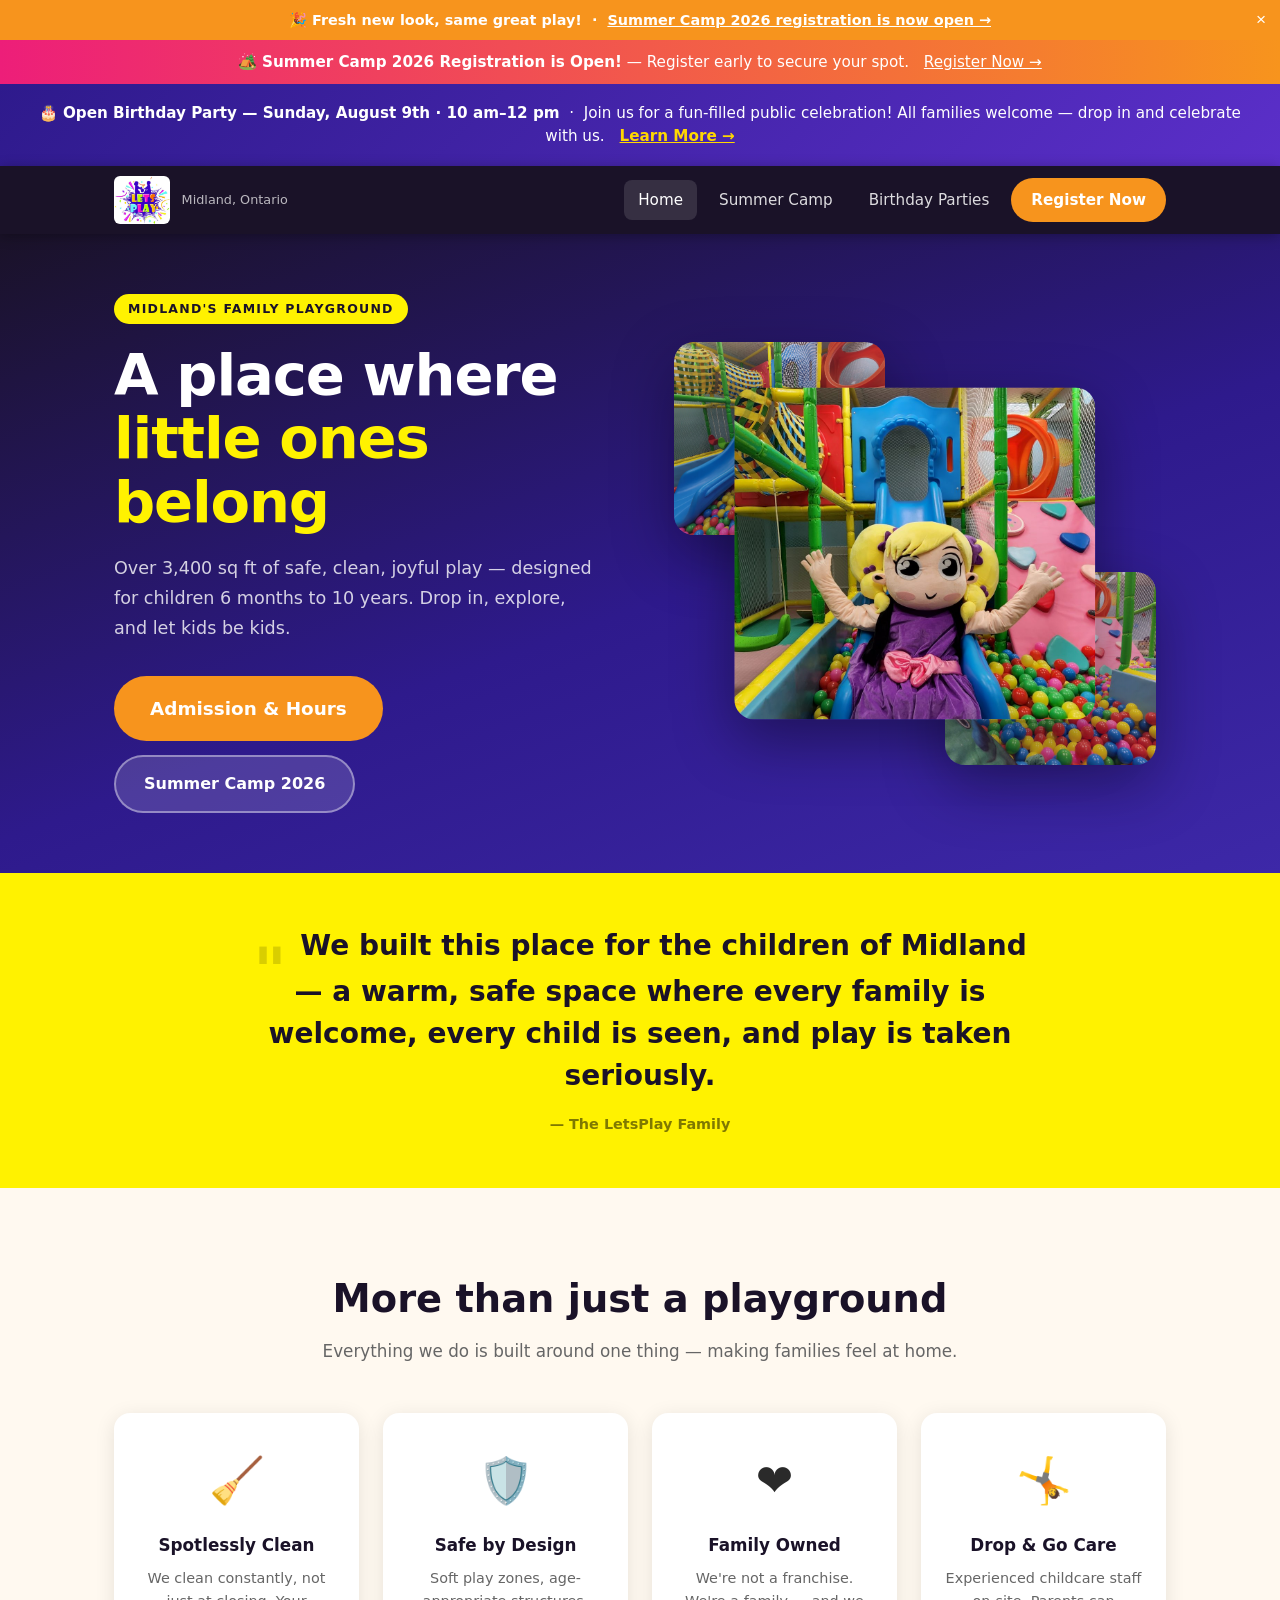
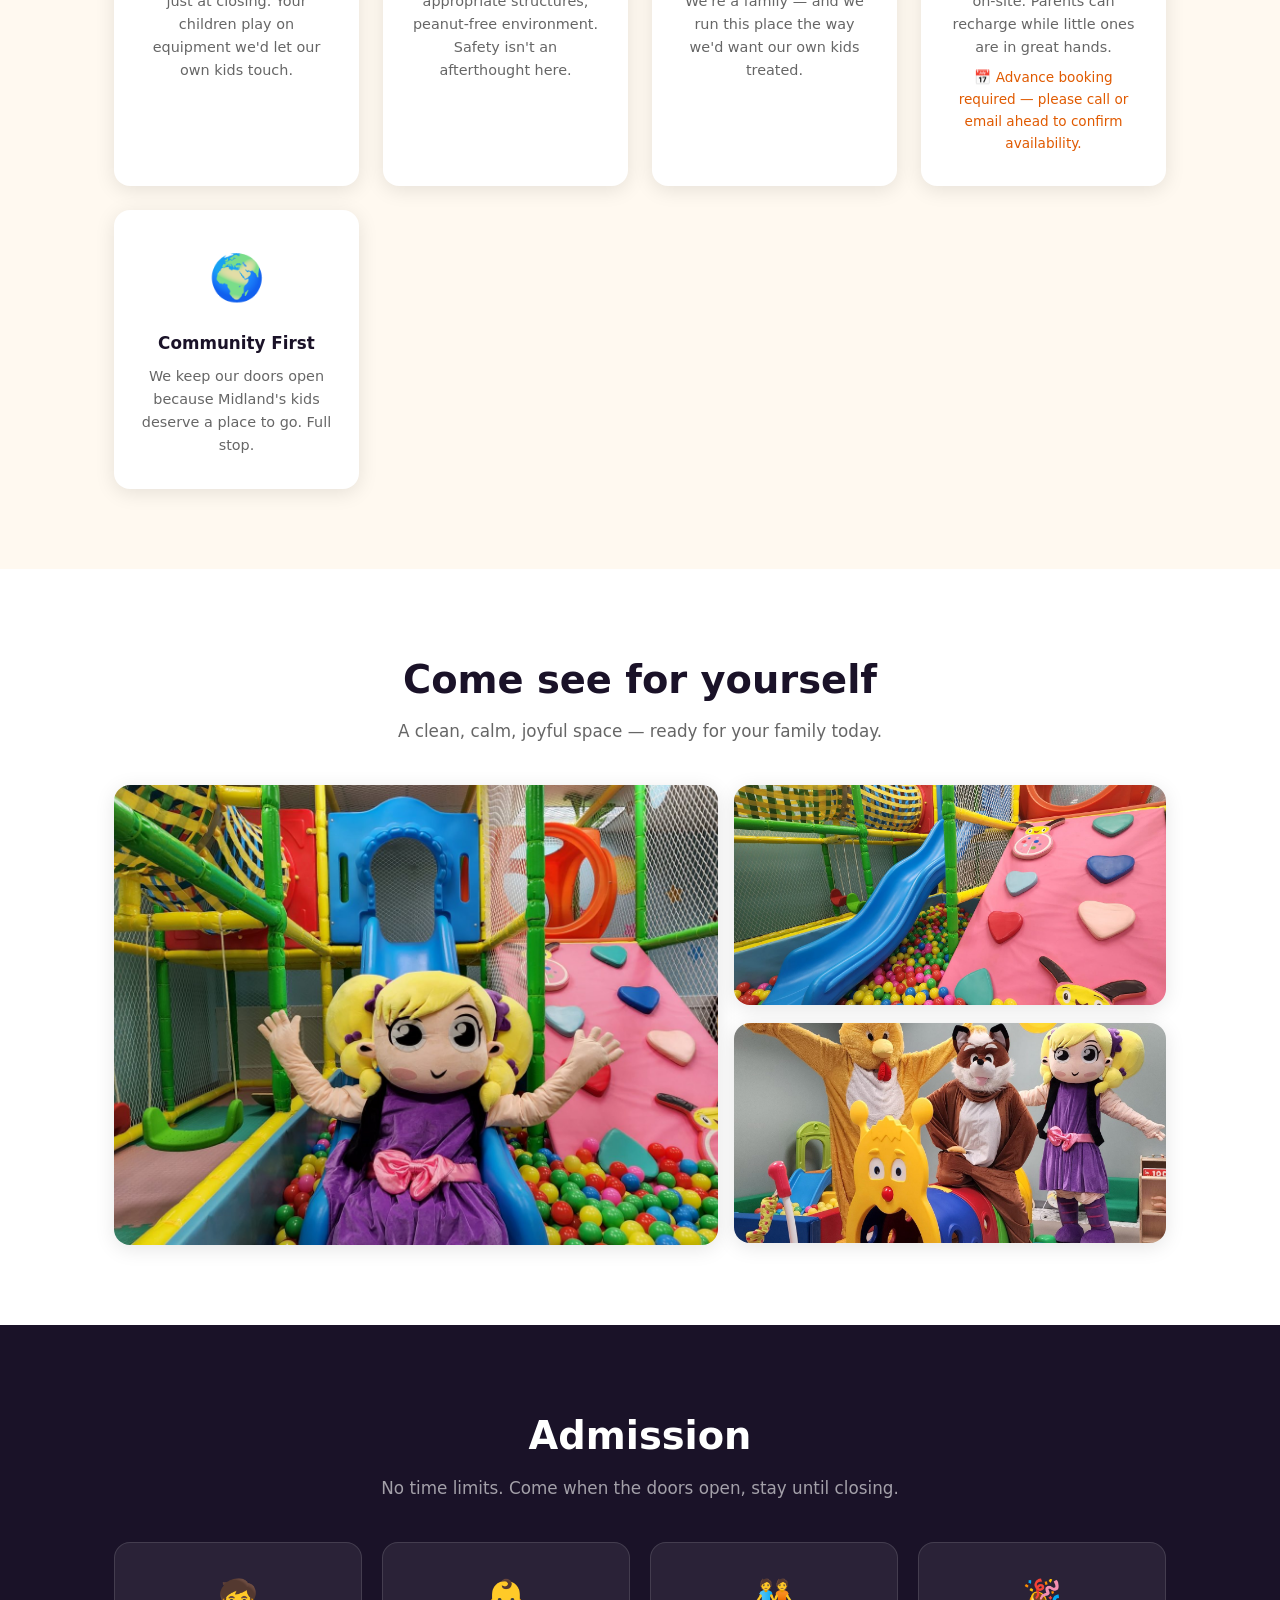
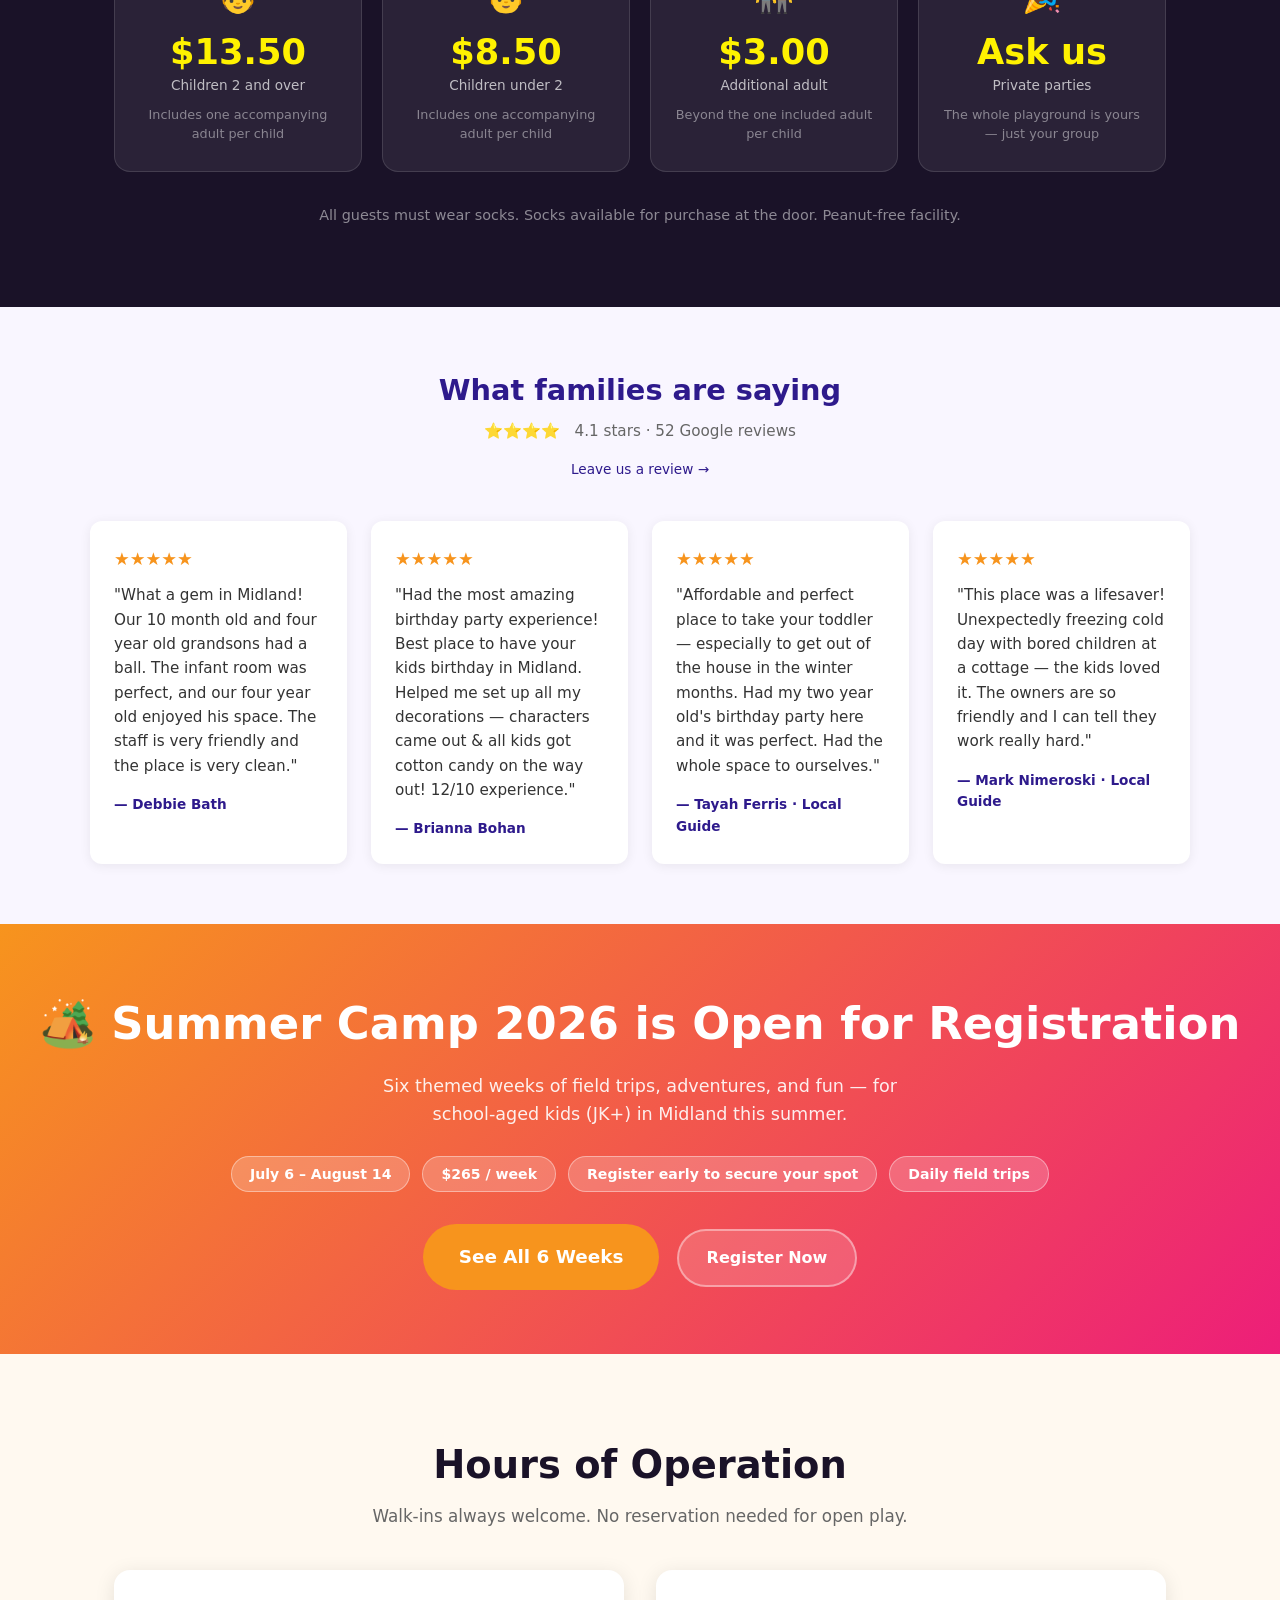
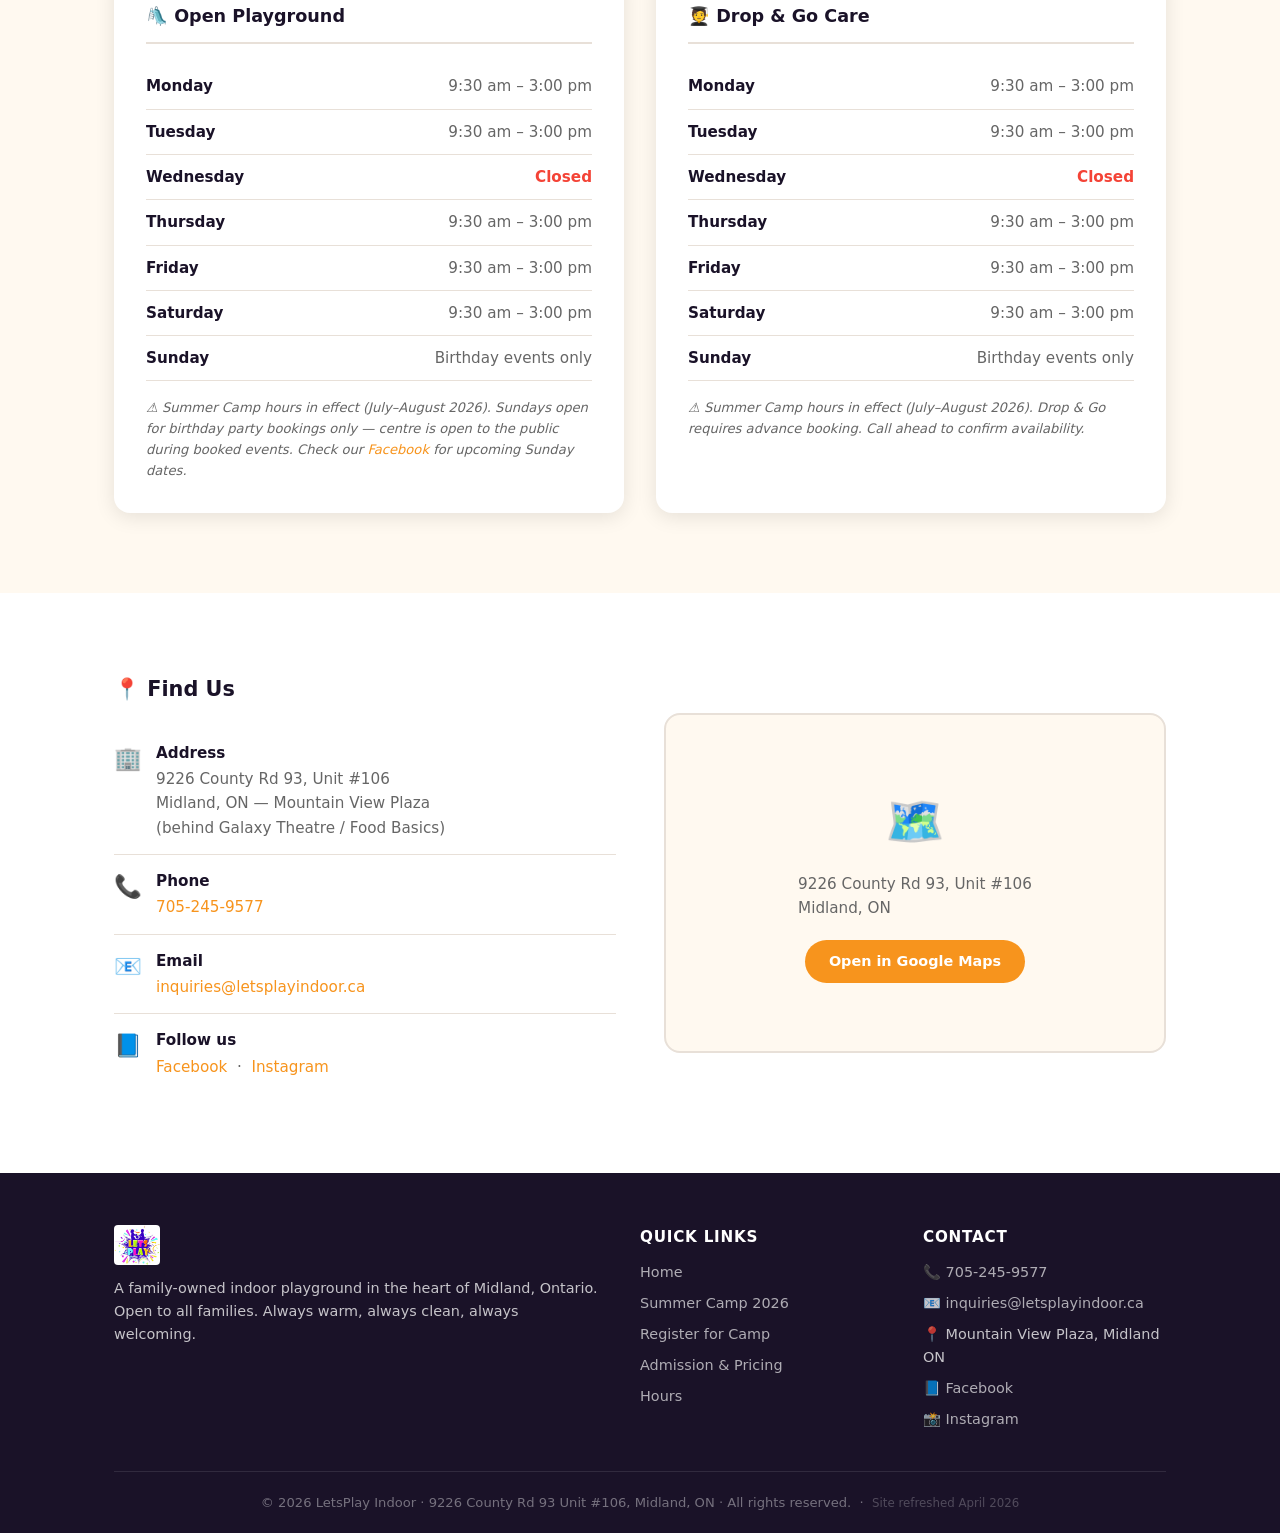
<file: index.html>
<!DOCTYPE html>
<html lang="en">
<head>
  <meta charset="UTF-8" />
  <meta name="viewport" content="width=device-width, initial-scale=1.0" />
  <title>LetsPlay Indoor Playground — Midland, Ontario</title>
  <link rel="stylesheet" href="style.css" />
  <style>

    /* ── HOMEPAGE OVERRIDES ── */

    /* HERO */
    .home-hero {
      background: linear-gradient(160deg, #1A1228 0%, #2E1A8C 55%, #3D28A8 100%);
      padding: 0;
      overflow: hidden;
      position: relative;
    }
    .home-hero-inner {
      display: grid;
      grid-template-columns: 1fr 1fr;
      min-height: 560px;
      max-width: 1100px;
      margin: 0 auto;
      padding: 0 24px;
      align-items: center;
      gap: 48px;
    }
    .home-hero-text { padding: 60px 0; }
    .home-hero-eyebrow {
      display: inline-block;
      background: var(--yellow);
      color: var(--dark);
      font-size: 0.78rem;
      font-weight: 800;
      text-transform: uppercase;
      letter-spacing: 0.1em;
      padding: 5px 14px;
      border-radius: 50px;
      margin-bottom: 20px;
    }
    .home-hero-text h1 {
      font-size: clamp(2.2rem, 4.5vw, 3.8rem);
      font-weight: 900;
      color: #fff;
      line-height: 1.1;
      margin-bottom: 20px;
      letter-spacing: -0.02em;
    }
    .home-hero-text h1 span { color: var(--yellow); }
    .home-hero-text p {
      font-size: 1.1rem;
      color: rgba(255,255,255,0.8);
      line-height: 1.7;
      margin-bottom: 32px;
      max-width: 480px;
    }
    .home-hero-ctas { display: flex; gap: 14px; flex-wrap: wrap; }
    .home-hero-img {
      position: relative;
      height: 460px;
      display: flex;
      align-items: center;
      justify-content: center;
    }
    .hero-photo-stack {
      position: relative;
      width: 100%;
      height: 100%;
    }
    .hero-photo-stack img {
      position: absolute;
      border-radius: 20px;
      object-fit: cover;
      box-shadow: 0 20px 60px rgba(0,0,0,0.4);
    }
    .hero-photo-stack .photo-main {
      width: 72%;
      height: 72%;
      top: 50%;
      left: 50%;
      transform: translate(-50%, -50%);
      z-index: 3;
    }
    .hero-photo-stack .photo-tl {
      width: 42%;
      height: 42%;
      top: 4%;
      left: 2%;
      z-index: 2;
      opacity: 0.85;
    }
    .hero-photo-stack .photo-br {
      width: 42%;
      height: 42%;
      bottom: 4%;
      right: 2%;
      z-index: 2;
      opacity: 0.85;
    }

    /* HEART STATEMENT */
    .heart-section {
      background: var(--yellow);
      padding: 52px 24px;
      text-align: center;
    }
    .heart-section blockquote {
      max-width: 780px;
      margin: 0 auto;
      font-size: clamp(1.25rem, 2.5vw, 1.75rem);
      font-weight: 800;
      color: var(--dark);
      line-height: 1.5;
      font-style: normal;
    }
    .heart-section blockquote::before {
      content: '"';
      font-size: 4rem;
      line-height: 0;
      vertical-align: -0.6em;
      color: rgba(0,0,0,0.15);
      margin-right: 4px;
    }
    .heart-section cite {
      display: block;
      margin-top: 16px;
      font-size: 0.9rem;
      font-weight: 600;
      color: rgba(0,0,0,0.5);
      font-style: normal;
    }

    /* WHY US */
    .why-section {
      padding: 80px 0;
      background: var(--bg-light);
    }
    .why-grid {
      display: grid;
      grid-template-columns: repeat(auto-fit, minmax(200px, 1fr));
      gap: 24px;
      margin-top: 48px;
    }
    .why-card {
      background: #fff;
      border-radius: var(--radius);
      padding: 32px 24px;
      text-align: center;
      box-shadow: var(--shadow);
      transition: transform 0.2s;
    }
    .why-card:hover { transform: translateY(-4px); }
    .why-icon { font-size: 2.8rem; margin-bottom: 16px; }
    .why-card h3 { font-size: 1.05rem; font-weight: 800; color: var(--dark); margin-bottom: 8px; }
    .why-card p { font-size: 0.9rem; color: var(--text-light); line-height: 1.6; }

    /* FACILITY PHOTOS */
    .facility-section {
      padding: 80px 0;
      background: #fff;
    }
    .facility-grid {
      display: grid;
      grid-template-columns: 1.4fr 1fr;
      grid-template-rows: auto auto;
      gap: 16px;
      margin-top: 40px;
    }
    .facility-grid img {
      width: 100%;
      height: 100%;
      object-fit: cover;
      border-radius: var(--radius);
      box-shadow: var(--shadow);
    }
    .facility-grid .big { grid-row: 1 / 3; height: 460px; }
    .facility-grid .small { height: 220px; }

    /* ADMISSION */
    .admission-section {
      padding: 80px 0;
      background: var(--dark);
      color: #fff;
    }
    .admission-section .section-title { color: #fff; }
    .admission-section .section-sub { color: rgba(255,255,255,0.6); }
    .admission-grid {
      display: grid;
      grid-template-columns: repeat(auto-fit, minmax(200px, 1fr));
      gap: 20px;
      margin-top: 40px;
    }
    .admission-card {
      background: rgba(255,255,255,0.07);
      border: 1px solid rgba(255,255,255,0.12);
      border-radius: var(--radius);
      padding: 28px 20px;
      text-align: center;
    }
    .admission-card .adm-icon { font-size: 2rem; margin-bottom: 12px; }
    .admission-card .adm-price {
      font-size: 2.2rem;
      font-weight: 900;
      color: var(--yellow);
      line-height: 1;
      margin-bottom: 6px;
    }
    .admission-card .adm-label { font-size: 0.85rem; color: rgba(255,255,255,0.7); margin-bottom: 8px; }
    .admission-card .adm-note { font-size: 0.8rem; color: rgba(255,255,255,0.45); line-height: 1.5; }
    .admission-note {
      text-align: center;
      margin-top: 32px;
      font-size: 0.9rem;
      color: rgba(255,255,255,0.5);
    }

    /* CAMP BANNER */
    .camp-banner {
      background: linear-gradient(135deg, var(--orange) 0%, var(--pink) 100%);
      padding: 64px 24px;
      text-align: center;
      color: #fff;
    }
    .camp-banner h2 {
      font-size: clamp(1.8rem, 3.5vw, 2.8rem);
      font-weight: 900;
      margin-bottom: 12px;
    }
    .camp-banner p {
      font-size: 1.1rem;
      opacity: 0.9;
      margin-bottom: 28px;
      max-width: 560px;
      margin-left: auto;
      margin-right: auto;
    }
    .camp-banner-pills {
      display: flex;
      justify-content: center;
      gap: 12px;
      flex-wrap: wrap;
      margin-bottom: 32px;
    }
    .camp-pill {
      background: rgba(255,255,255,0.2);
      border: 1px solid rgba(255,255,255,0.4);
      border-radius: 50px;
      padding: 6px 18px;
      font-size: 0.88rem;
      font-weight: 600;
    }

    /* HOURS */
    .hours-section {
      padding: 80px 0;
      background: var(--bg-light);
    }
    .hours-grid {
      display: grid;
      grid-template-columns: 1fr 1fr;
      gap: 32px;
      margin-top: 40px;
    }
    .hours-card {
      background: #fff;
      border-radius: var(--radius);
      padding: 32px;
      box-shadow: var(--shadow);
    }
    .hours-card h3 {
      font-size: 1.1rem;
      font-weight: 800;
      color: var(--dark);
      margin-bottom: 20px;
      padding-bottom: 12px;
      border-bottom: 2px solid var(--border);
    }
    .hours-row {
      display: flex;
      justify-content: space-between;
      padding: 10px 0;
      font-size: 0.95rem;
      border-bottom: 1px solid var(--border);
    }
    .hours-row:last-child { border-bottom: none; }
    .hours-row .day { font-weight: 600; color: var(--dark); }
    .hours-row .time { color: var(--text-light); }
    .hours-row .closed { color: var(--red); font-weight: 600; }
    .hours-note {
      margin-top: 16px;
      font-size: 0.82rem;
      color: var(--text-light);
      font-style: italic;
    }

    /* LOCATION */
    .location-section {
      padding: 80px 0;
      background: #fff;
    }
    .location-inner {
      display: grid;
      grid-template-columns: 1fr 1fr;
      gap: 48px;
      align-items: center;
    }
    .location-details h3 { font-size: 1.3rem; font-weight: 800; color: var(--dark); margin-bottom: 20px; }
    .location-item {
      display: flex;
      align-items: flex-start;
      gap: 14px;
      padding: 14px 0;
      border-bottom: 1px solid var(--border);
      font-size: 0.95rem;
    }
    .location-item:last-child { border-bottom: none; }
    .location-item .loc-icon { font-size: 1.4rem; flex-shrink: 0; }
    .location-item strong { display: block; color: var(--dark); font-weight: 700; margin-bottom: 2px; }
    .location-item span { color: var(--text-light); }
    .location-map {
      background: var(--bg-light);
      border-radius: var(--radius);
      overflow: hidden;
      height: 340px;
      border: 2px solid var(--border);
      display: flex;
      align-items: center;
      justify-content: center;
      flex-direction: column;
      gap: 12px;
      color: var(--text-light);
      font-size: 0.95rem;
    }
    .location-map .map-icon { font-size: 3rem; }
    .location-map a {
      background: var(--orange);
      color: #fff;
      padding: 10px 24px;
      border-radius: 50px;
      font-weight: 700;
      font-size: 0.9rem;
      text-decoration: none;
      margin-top: 8px;
    }

    /* RESPONSIVE */
    @media (max-width: 768px) {
      .home-hero-inner { grid-template-columns: 1fr; min-height: auto; }
      .home-hero-img { height: 280px; }
      .facility-grid { grid-template-columns: 1fr; }
      .facility-grid .big { height: 260px; grid-row: auto; }
      .facility-grid .small { height: 200px; }
      .hours-grid { grid-template-columns: 1fr; }
      .location-inner { grid-template-columns: 1fr; }
      .location-map { height: 220px; }
      .heart-section blockquote { font-size: 1.1rem; }
    }
  </style>
</head>
<body>

  <!-- ANNOUNCEMENT BAR -->
  <div id="announce-bar" style="background:#F7941D; color:#fff; text-align:center; padding:10px 40px; font-size:0.9em; font-weight:600; position:relative; line-height:1.4;">
    🎉 Fresh new look, same great play! &nbsp;·&nbsp; <a href="summer-camp.html" style="color:#fff; text-decoration:underline;">Summer Camp 2026 registration is now open →</a>
    <button onclick="document.getElementById('announce-bar').style.display='none'" style="position:absolute; right:14px; top:50%; transform:translateY(-50%); background:none; border:none; color:#fff; font-size:1.2em; cursor:pointer; line-height:1;" aria-label="Dismiss">×</button>
  </div>

  <!-- URGENCY BANNER -->
  <div class="urgency-banner">
    🏕️ <strong>Summer Camp 2026 Registration is Open!</strong> — Register early to secure your spot.
    <a href="registration.html" style="color:#fff; text-decoration:underline; margin-left:10px;">Register Now →</a>
  </div>

  <!-- BIRTHDAY PARTY EVENT BANNER -->
  <div style="background:linear-gradient(135deg,#2E1A8C 0%,#5B2FC9 100%); color:#fff; text-align:center; padding:18px 24px; font-size:0.95em; line-height:1.5;">
    🎂 <strong>Open Birthday Party — Sunday, August 9th · 10 am–12 pm</strong> &nbsp;·&nbsp; Join us for a fun-filled public celebration! All families welcome — drop in and celebrate with us.
    <a href="birthday-parties.html" style="color:#FFD700; font-weight:700; text-decoration:underline; margin-left:10px;">Learn More →</a>
  </div>

  <!-- HEADER -->
  <header class="site-header">
    <div class="header-inner">
      <div class="logo-area">
        <img src="images/letsplay-logo.jpg" alt="LetsPlay Indoor" style="height:48px; width:auto; border-radius:6px;" />
        <div class="logo-text">
          <span class="tagline" style="color:rgba(255,255,255,0.7); font-size:0.8rem;">Midland, Ontario</span>
        </div>
      </div>
      <nav class="site-nav">
        <a href="index.html" class="active">Home</a>
        <a href="summer-camp.html">Summer Camp</a>
        <a href="birthday-parties.html">Birthday Parties</a>
        <a href="registration.html" class="btn-nav">Register Now</a>
      </nav>
    </div>
  </header>

  <!-- HERO -->
  <section class="home-hero">
    <div class="home-hero-inner">
      <div class="home-hero-text">
        <span class="home-hero-eyebrow">Midland's Family Playground</span>
        <h1>A place where<br/><span>little ones belong</span></h1>
        <p>Over 3,400 sq ft of safe, clean, joyful play — designed for children 6 months to 10 years. Drop in, explore, and let kids be kids.</p>
        <div class="home-hero-ctas">
          <a href="#admission" class="btn-primary btn-large">Admission & Hours</a>
          <a href="summer-camp.html" class="btn-secondary">Summer Camp 2026</a>
        </div>
      </div>
      <div class="home-hero-img">
        <div class="hero-photo-stack">
          <img src="images/facility/20220902_182718-2048x956.jpg" alt="LetsPlay Indoor ball pit and slide" class="photo-main" />
          <img src="images/facility/20220802_205401-1536x1152.jpg" alt="LetsPlay Indoor colourful play area" class="photo-tl" />
          <img src="images/facility/20220802_212156-768x576.jpg" alt="LetsPlay Indoor play structure" class="photo-br" />
        </div>
      </div>
    </div>
  </section>

  <!-- HEART STATEMENT -->
  <section class="heart-section">
    <blockquote>
      We built this place for the children of Midland — a warm, safe space where every family is welcome, every child is seen, and play is taken seriously.
    </blockquote>
    <cite>— The LetsPlay Family</cite>
  </section>

  <!-- WHY US -->
  <section class="why-section">
    <div class="container">
      <h2 class="section-title">More than just a playground</h2>
      <p class="section-sub">Everything we do is built around one thing — making families feel at home.</p>
      <div class="why-grid">
        <div class="why-card">
          <div class="why-icon">🧹</div>
          <h3>Spotlessly Clean</h3>
          <p>We clean constantly, not just at closing. Your children play on equipment we'd let our own kids touch.</p>
        </div>
        <div class="why-card">
          <div class="why-icon">🛡️</div>
          <h3>Safe by Design</h3>
          <p>Soft play zones, age-appropriate structures, peanut-free environment. Safety isn't an afterthought here.</p>
        </div>
        <div class="why-card">
          <div class="why-icon">❤️</div>
          <h3>Family Owned</h3>
          <p>We're not a franchise. We're a family — and we run this place the way we'd want our own kids treated.</p>
        </div>
        <div class="why-card">
          <div class="why-icon">🤸</div>
          <h3>Drop & Go Care</h3>
          <p>Experienced childcare staff on-site. Parents can recharge while little ones are in great hands.</p>
          <p style="margin-top:8px; font-size:0.85em; color:#E05A00;">📅 Advance booking required — please call or email ahead to confirm availability.</p>
        </div>
        <div class="why-card">
          <div class="why-icon">🌍</div>
          <h3>Community First</h3>
          <p>We keep our doors open because Midland's kids deserve a place to go. Full stop.</p>
        </div>
      </div>
    </div>
  </section>

  <!-- FACILITY PHOTOS -->
  <section class="facility-section">
    <div class="container">
      <h2 class="section-title">Come see for yourself</h2>
      <p class="section-sub">A clean, calm, joyful space — ready for your family today.</p>
      <div class="facility-grid">
        <img src="images/facility/20220902_182718-2048x956.jpg" alt="LetsPlay Indoor — mascot on the slide" class="big" />
        <img src="images/facility/20220802_205401-1536x1152.jpg" alt="LetsPlay Indoor — ball pit and climbing wall" class="small" />
        <img src="images/facility/20220902_1824360-1536x969.jpg" alt="LetsPlay Indoor — mascots and play area" class="small" />
      </div>
    </div>
  </section>

  <!-- ADMISSION -->
  <section class="admission-section" id="admission">
    <div class="container">
      <h2 class="section-title">Admission</h2>
      <p class="section-sub">No time limits. Come when the doors open, stay until closing.</p>
      <div class="admission-grid">
        <div class="admission-card">
          <div class="adm-icon">🧒</div>
          <div class="adm-price">$13.50</div>
          <div class="adm-label">Children 2 and over</div>
          <div class="adm-note">Includes one accompanying adult per child</div>
        </div>
        <div class="admission-card">
          <div class="adm-icon">👶</div>
          <div class="adm-price">$8.50</div>
          <div class="adm-label">Children under 2</div>
          <div class="adm-note">Includes one accompanying adult per child</div>
        </div>
        <div class="admission-card">
          <div class="adm-icon">🧑‍🤝‍🧑</div>
          <div class="adm-price">$3.00</div>
          <div class="adm-label">Additional adult</div>
          <div class="adm-note">Beyond the one included adult per child</div>
        </div>
        <div class="admission-card">
          <div class="adm-icon">🎉</div>
          <div class="adm-price">Ask us</div>
          <div class="adm-label">Private parties</div>
          <div class="adm-note">The whole playground is yours — just your group</div>
        </div>
      </div>
      <p class="admission-note">All guests must wear socks. Socks available for purchase at the door. Peanut-free facility.</p>
    </div>
  </section>

  <!-- TESTIMONIALS -->
  <section style="background:#f9f6ff; padding:60px 24px;">
    <div style="max-width:1100px; margin:0 auto;">
      <h2 style="text-align:center; color:#2E1A8C; font-size:1.8em; margin-bottom:6px;">What families are saying</h2>
      <p style="text-align:center; color:#666; margin-bottom:12px; font-size:0.95em;">⭐⭐⭐⭐ &nbsp; 4.1 stars · 52 Google reviews</p>
      <p style="text-align:center; margin-bottom:40px;"><a href="https://g.page/r/letsplayindoor/review" target="_blank" style="font-size:0.85em; color:#2E1A8C;">Leave us a review →</a></p>
      <div style="display:grid; grid-template-columns:repeat(auto-fit, minmax(240px, 1fr)); gap:24px;">

        <div style="background:#fff; border-radius:12px; padding:24px; box-shadow:0 2px 12px rgba(0,0,0,0.07);">
          <div style="color:#F7941D; font-size:1.1em; margin-bottom:10px;">★★★★★</div>
          <p style="color:#333; font-size:0.95em; line-height:1.6; margin-bottom:16px;">"What a gem in Midland! Our 10 month old and four year old grandsons had a ball. The infant room was perfect, and our four year old enjoyed his space. The staff is very friendly and the place is very clean."</p>
          <p style="font-weight:700; color:#2E1A8C; font-size:0.85em;">— Debbie Bath</p>
        </div>

        <div style="background:#fff; border-radius:12px; padding:24px; box-shadow:0 2px 12px rgba(0,0,0,0.07);">
          <div style="color:#F7941D; font-size:1.1em; margin-bottom:10px;">★★★★★</div>
          <p style="color:#333; font-size:0.95em; line-height:1.6; margin-bottom:16px;">"Had the most amazing birthday party experience! Best place to have your kids birthday in Midland. Helped me set up all my decorations — characters came out & all kids got cotton candy on the way out! 12/10 experience."</p>
          <p style="font-weight:700; color:#2E1A8C; font-size:0.85em;">— Brianna Bohan</p>
        </div>

        <div style="background:#fff; border-radius:12px; padding:24px; box-shadow:0 2px 12px rgba(0,0,0,0.07);">
          <div style="color:#F7941D; font-size:1.1em; margin-bottom:10px;">★★★★★</div>
          <p style="color:#333; font-size:0.95em; line-height:1.6; margin-bottom:16px;">"Affordable and perfect place to take your toddler — especially to get out of the house in the winter months. Had my two year old's birthday party here and it was perfect. Had the whole space to ourselves."</p>
          <p style="font-weight:700; color:#2E1A8C; font-size:0.85em;">— Tayah Ferris · Local Guide</p>
        </div>

        <div style="background:#fff; border-radius:12px; padding:24px; box-shadow:0 2px 12px rgba(0,0,0,0.07);">
          <div style="color:#F7941D; font-size:1.1em; margin-bottom:10px;">★★★★★</div>
          <p style="color:#333; font-size:0.95em; line-height:1.6; margin-bottom:16px;">"This place was a lifesaver! Unexpectedly freezing cold day with bored children at a cottage — the kids loved it. The owners are so friendly and I can tell they work really hard."</p>
          <p style="font-weight:700; color:#2E1A8C; font-size:0.85em;">— Mark Nimeroski · Local Guide</p>
        </div>

      </div>
    </div>
  </section>

  <!-- CAMP BANNER -->
  <section class="camp-banner">
    <h2>🏕️ Summer Camp 2026 is Open for Registration</h2>
    <p>Six themed weeks of field trips, adventures, and fun — for school-aged kids (JK+) in Midland this summer.</p>
    <div class="camp-banner-pills">
      <span class="camp-pill">July 6 – August 14</span>
      <span class="camp-pill">$265 / week</span>
      <span class="camp-pill">Register early to secure your spot</span>
      <span class="camp-pill">Daily field trips</span>
    </div>
    <a href="summer-camp.html" class="btn-primary btn-large" style="margin-right:12px;">See All 6 Weeks</a>
    <a href="registration.html" class="btn-secondary btn-large">Register Now</a>
  </section>

  <!-- HOURS -->
  <section class="hours-section" id="hours">
    <div class="container">
      <h2 class="section-title">Hours of Operation</h2>
      <p class="section-sub">Walk-ins always welcome. No reservation needed for open play.</p>
      <div class="hours-grid">
        <div class="hours-card">
          <h3>🛝 Open Playground</h3>
          <div class="hours-row"><span class="day">Monday</span><span class="time">9:30 am – 3:00 pm</span></div>
          <div class="hours-row"><span class="day">Tuesday</span><span class="time">9:30 am – 3:00 pm</span></div>
          <div class="hours-row"><span class="day">Wednesday</span><span class="closed">Closed</span></div>
          <div class="hours-row"><span class="day">Thursday</span><span class="time">9:30 am – 3:00 pm</span></div>
          <div class="hours-row"><span class="day">Friday</span><span class="time">9:30 am – 3:00 pm</span></div>
          <div class="hours-row"><span class="day">Saturday</span><span class="time">9:30 am – 3:00 pm</span></div>
          <div class="hours-row"><span class="day">Sunday</span><span class="time">Birthday events only</span></div>
          <p class="hours-note">⚠️ Summer Camp hours in effect (July–August 2026). Sundays open for birthday party bookings only — centre is open to the public during booked events. Check our <a href="https://www.facebook.com/letsplayofficial.ca" target="_blank">Facebook</a> for upcoming Sunday dates.</p>
        </div>
        <div class="hours-card">
          <h3>🧑‍🎓 Drop & Go Care</h3>
          <div class="hours-row"><span class="day">Monday</span><span class="time">9:30 am – 3:00 pm</span></div>
          <div class="hours-row"><span class="day">Tuesday</span><span class="time">9:30 am – 3:00 pm</span></div>
          <div class="hours-row"><span class="day">Wednesday</span><span class="closed">Closed</span></div>
          <div class="hours-row"><span class="day">Thursday</span><span class="time">9:30 am – 3:00 pm</span></div>
          <div class="hours-row"><span class="day">Friday</span><span class="time">9:30 am – 3:00 pm</span></div>
          <div class="hours-row"><span class="day">Saturday</span><span class="time">9:30 am – 3:00 pm</span></div>
          <div class="hours-row"><span class="day">Sunday</span><span class="time">Birthday events only</span></div>
          <p class="hours-note">⚠️ Summer Camp hours in effect (July–August 2026). Drop & Go requires advance booking. Call ahead to confirm availability.</p>
        </div>
      </div>
    </div>
  </section>

  <!-- LOCATION -->
  <section class="location-section">
    <div class="container">
      <div class="location-inner">
        <div class="location-details">
          <h3>📍 Find Us</h3>
          <div class="location-item">
            <span class="loc-icon">🏢</span>
            <div>
              <strong>Address</strong>
              <span>9226 County Rd 93, Unit #106<br/>Midland, ON — Mountain View Plaza<br/>(behind Galaxy Theatre / Food Basics)</span>
            </div>
          </div>
          <div class="location-item">
            <span class="loc-icon">📞</span>
            <div>
              <strong>Phone</strong>
              <span><a href="tel:7052459577">705-245-9577</a></span>
            </div>
          </div>
          <div class="location-item">
            <span class="loc-icon">📧</span>
            <div>
              <strong>Email</strong>
              <span><a href="mailto:inquiries@letsplayindoor.ca">inquiries@letsplayindoor.ca</a></span>
            </div>
          </div>
          <div class="location-item">
            <span class="loc-icon">📘</span>
            <div>
              <strong>Follow us</strong>
              <span><a href="https://www.facebook.com/letsplayofficial.ca" target="_blank">Facebook</a> &nbsp;·&nbsp; <a href="https://www.instagram.com/letsplayindoor" target="_blank">Instagram</a></span>
            </div>
          </div>
        </div>
        <div class="location-map">
          <span class="map-icon">🗺️</span>
          <span>9226 County Rd 93, Unit #106<br/>Midland, ON</span>
          <a href="https://maps.google.com/?q=9226+County+Rd+93+Midland+ON" target="_blank">Open in Google Maps</a>
        </div>
      </div>
    </div>
  </section>

  <!-- FOOTER -->
  <footer class="site-footer">
    <div class="container">
      <div class="footer-grid">
        <div class="footer-col">
          <div class="footer-brand"><img src="images/letsplay-logo.jpg" alt="LetsPlay Indoor" style="height:40px; width:auto; border-radius:4px; margin-bottom:8px; display:block;"/></div>
          <p>A family-owned indoor playground in the heart of Midland, Ontario. Open to all families. Always warm, always clean, always welcoming.</p>
        </div>
        <div class="footer-col">
          <h4>Quick Links</h4>
          <ul>
            <li><a href="index.html">Home</a></li>
            <li><a href="summer-camp.html">Summer Camp 2026</a></li>
            <li><a href="registration.html">Register for Camp</a></li>
            <li><a href="#admission">Admission & Pricing</a></li>
            <li><a href="#hours">Hours</a></li>
          </ul>
        </div>
        <div class="footer-col">
          <h4>Contact</h4>
          <ul>
            <li>📞 <a href="tel:7052459577">705-245-9577</a></li>
            <li>📧 <a href="mailto:inquiries@letsplayindoor.ca">inquiries@letsplayindoor.ca</a></li>
            <li>📍 Mountain View Plaza, Midland ON</li>
            <li>📘 <a href="https://www.facebook.com/letsplayofficial.ca" target="_blank">Facebook</a></li>
            <li>📸 <a href="https://www.instagram.com/letsplayindoor" target="_blank">Instagram</a></li>
          </ul>
        </div>
      </div>
      <div class="footer-bottom">
        <p>© 2026 LetsPlay Indoor · 9226 County Rd 93 Unit #106, Midland, ON · All rights reserved. &nbsp;·&nbsp; <span style="opacity:0.6; font-size:0.9em;">Site refreshed April 2026</span></p>
      </div>
    </div>
  </footer>

</body>
</html>
</file>
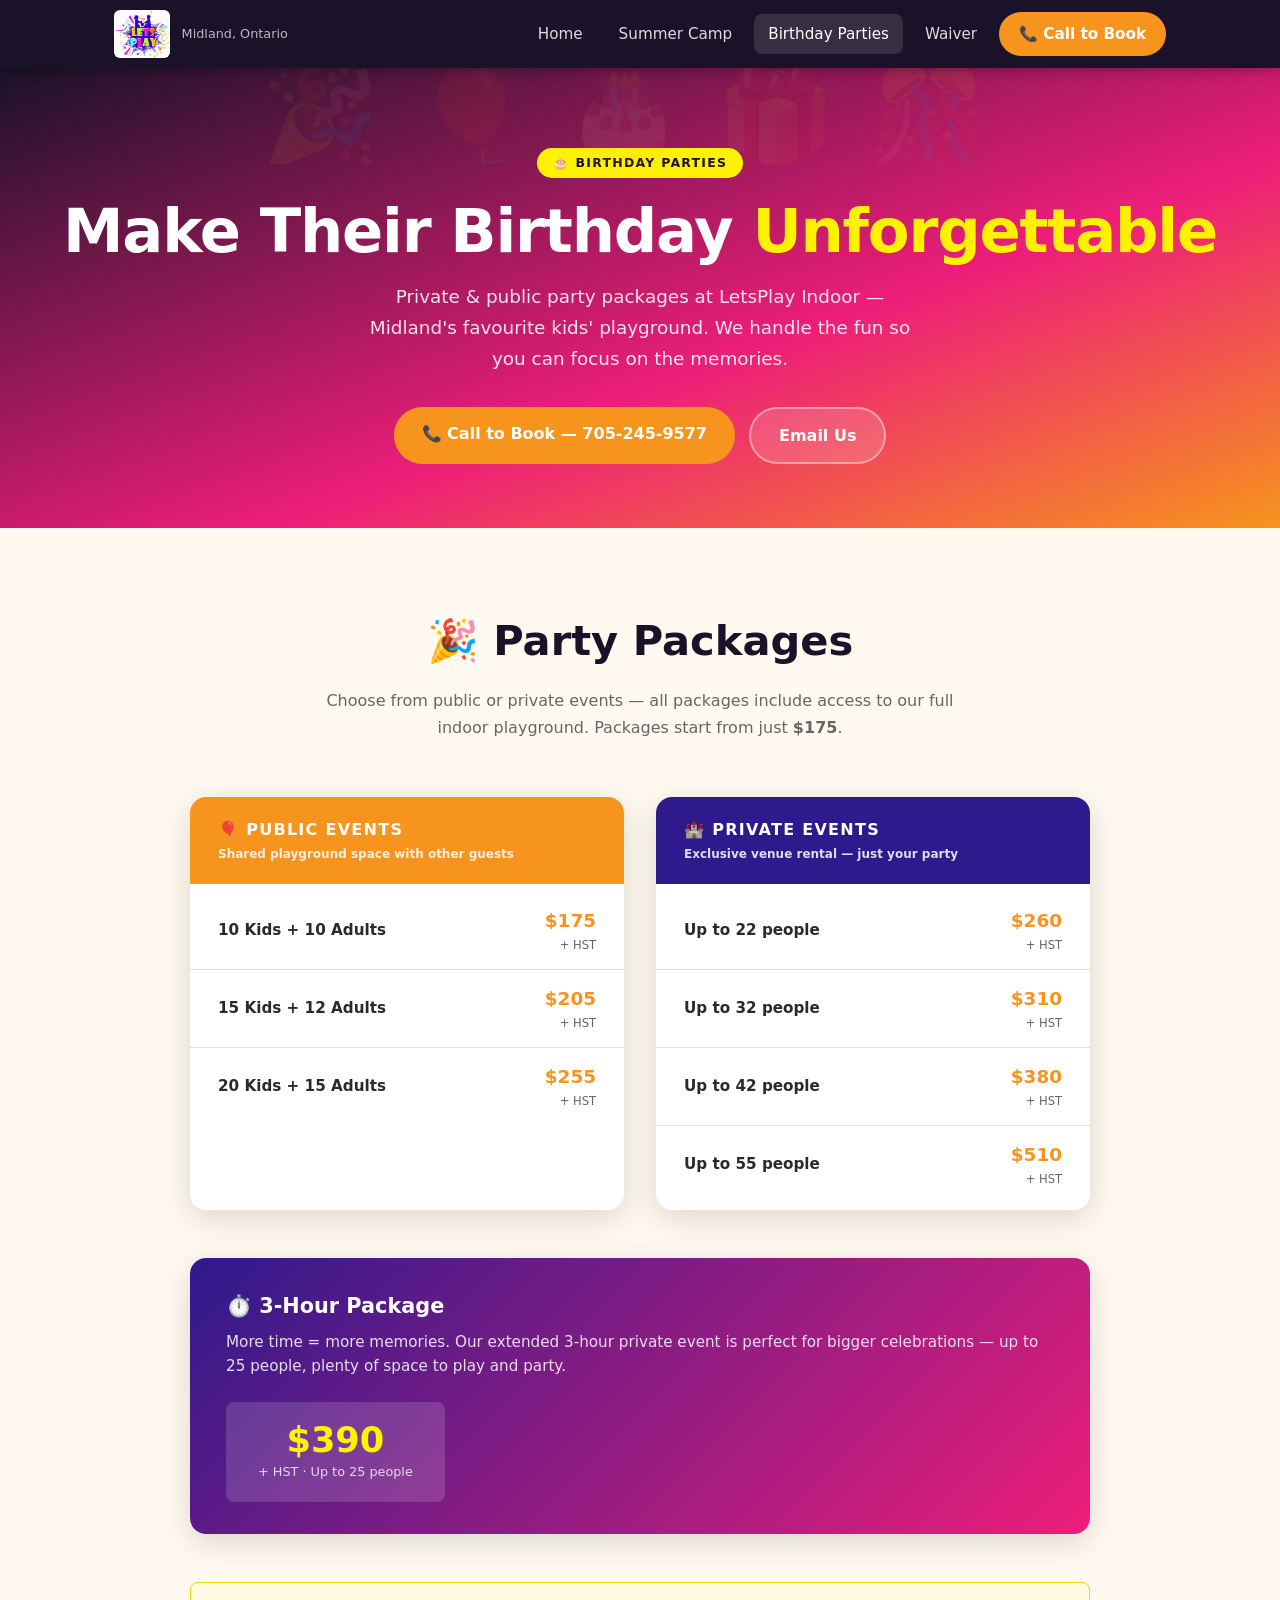
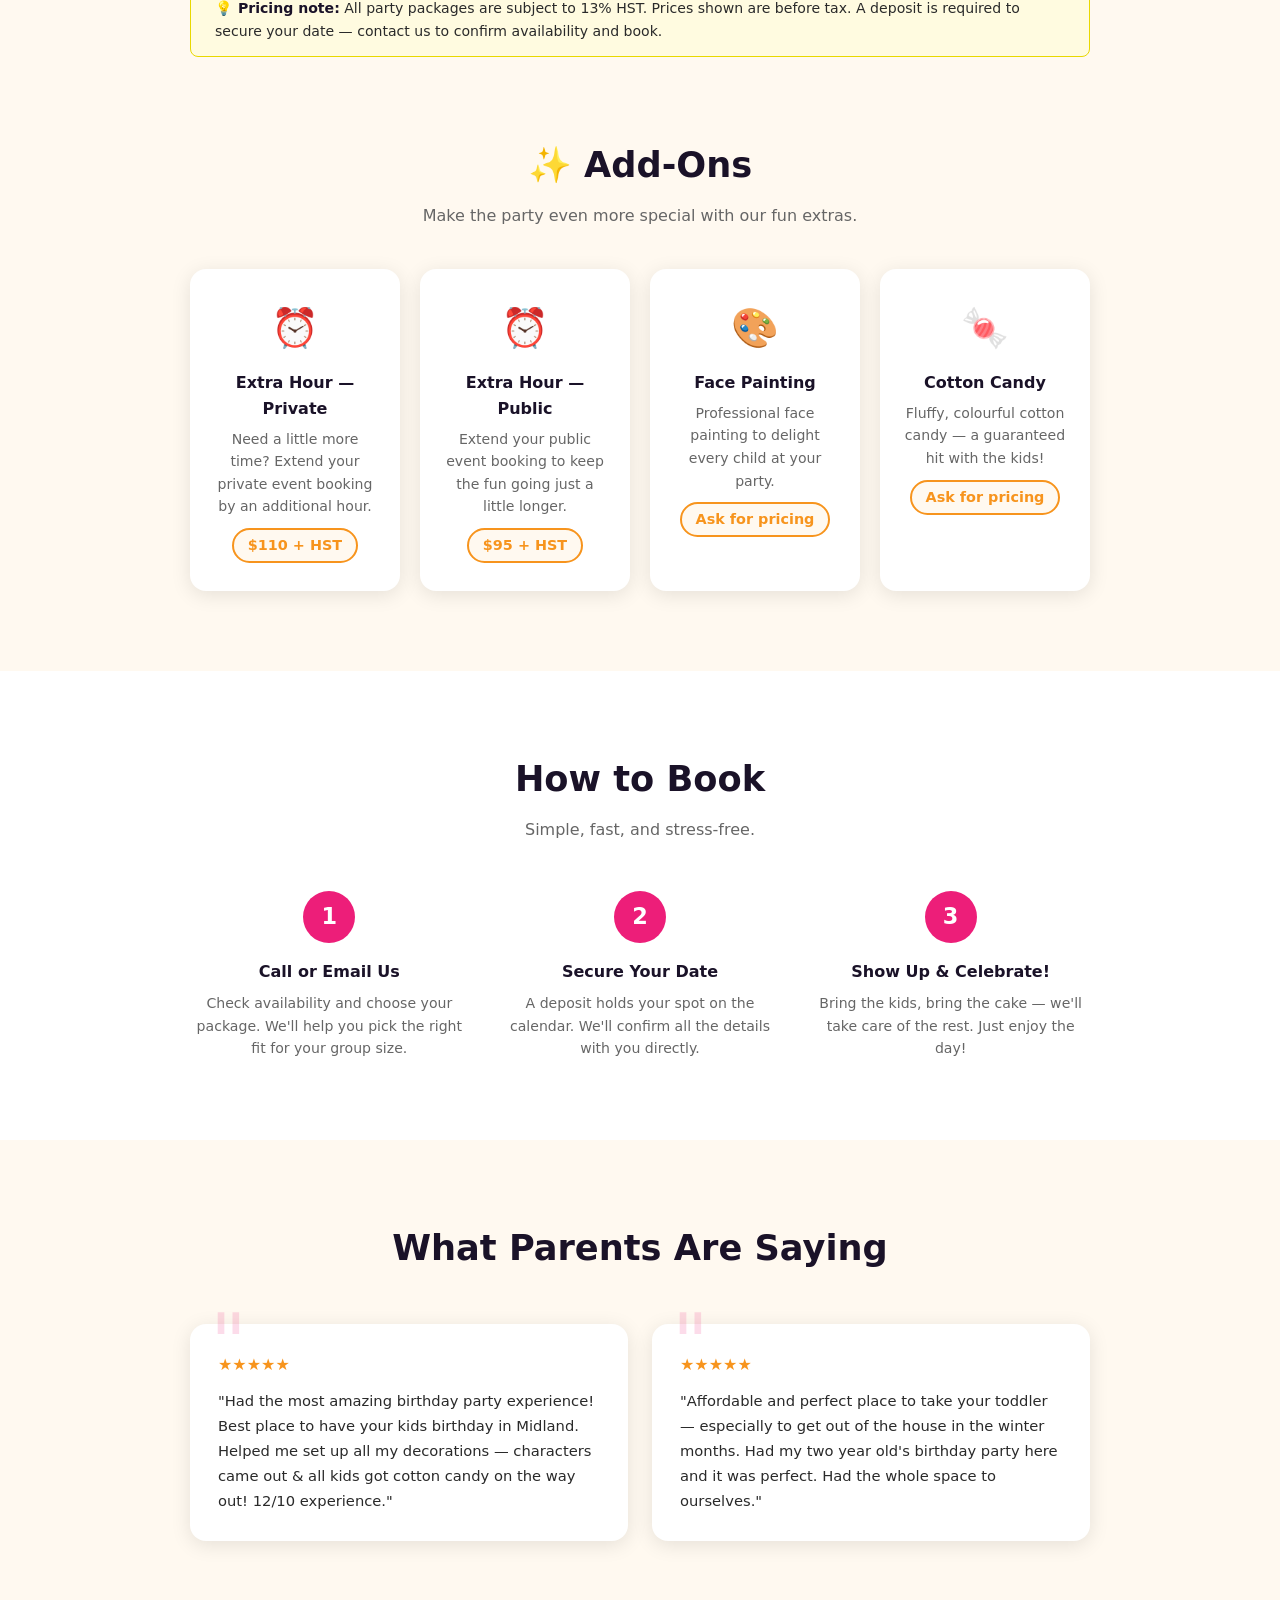
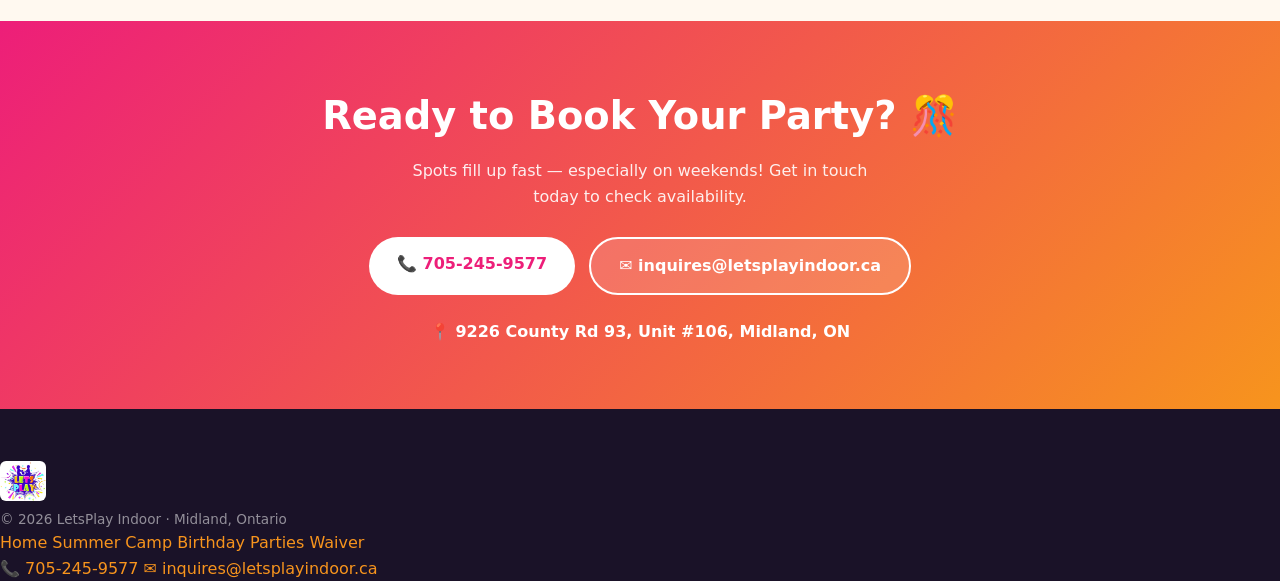
<file: birthday-parties.html>
<!DOCTYPE html>
<html lang="en">
<head>
  <meta charset="UTF-8" />
  <meta name="viewport" content="width=device-width, initial-scale=1.0" />
  <title>Birthday Parties — LetsPlay Indoor | Midland, Ontario</title>
  <link rel="stylesheet" href="style.css" />
  <style>

    /* ── PARTY PAGE OVERRIDES ── */

    .party-hero {
      background: linear-gradient(160deg, #1A1228 0%, #ED1E79 60%, #F7941D 100%);
      padding: 80px 24px 64px;
      text-align: center;
      position: relative;
      overflow: hidden;
    }
    .party-hero::before {
      content: '🎉🎈🎂🎁🎊';
      position: absolute;
      top: 0; left: 0; right: 0;
      font-size: 6rem;
      opacity: 0.07;
      letter-spacing: 2rem;
      line-height: 1;
      white-space: nowrap;
      overflow: hidden;
    }
    .party-hero-badge {
      display: inline-block;
      background: var(--yellow);
      color: var(--dark);
      font-size: 0.78rem;
      font-weight: 800;
      text-transform: uppercase;
      letter-spacing: 0.1em;
      padding: 5px 16px;
      border-radius: 50px;
      margin-bottom: 20px;
    }
    .party-hero h1 {
      font-size: clamp(2.2rem, 5vw, 3.8rem);
      font-weight: 900;
      color: #fff;
      line-height: 1.1;
      margin-bottom: 16px;
      letter-spacing: -0.02em;
    }
    .party-hero h1 span { color: var(--yellow); }
    .party-hero p {
      font-size: 1.15rem;
      color: rgba(255,255,255,0.88);
      max-width: 560px;
      margin: 0 auto 32px;
      line-height: 1.7;
    }
    .party-hero-ctas {
      display: flex;
      gap: 14px;
      justify-content: center;
      flex-wrap: wrap;
    }

    /* ── PACKAGES SECTION ── */
    .packages-section {
      padding: 80px 0;
      background: var(--bg-light);
    }
    .packages-intro {
      text-align: center;
      max-width: 640px;
      margin: 0 auto 56px;
    }
    .packages-intro h2 {
      font-size: clamp(1.8rem, 3.5vw, 2.6rem);
      font-weight: 900;
      color: var(--dark);
      margin-bottom: 12px;
    }
    .packages-intro p {
      font-size: 1rem;
      color: var(--text-light);
      line-height: 1.7;
    }

    /* Two-column: Public / Private */
    .packages-cols {
      display: grid;
      grid-template-columns: 1fr 1fr;
      gap: 32px;
      max-width: 900px;
      margin: 0 auto 48px;
    }
    @media (max-width: 640px) {
      .packages-cols { grid-template-columns: 1fr; }
    }

    .pkg-group {
      background: #fff;
      border-radius: var(--radius);
      box-shadow: var(--shadow-md);
      overflow: hidden;
    }
    .pkg-group-header {
      padding: 20px 28px;
      font-size: 1rem;
      font-weight: 800;
      text-transform: uppercase;
      letter-spacing: 0.08em;
      color: #fff;
    }
    .pkg-group-header.public  { background: var(--orange); }
    .pkg-group-header.private { background: var(--purple); }
    .pkg-group-header span {
      display: block;
      font-size: 0.75rem;
      font-weight: 600;
      opacity: 0.85;
      text-transform: none;
      letter-spacing: 0;
      margin-top: 2px;
    }

    .pkg-rows { padding: 8px 0; }
    .pkg-row {
      display: flex;
      justify-content: space-between;
      align-items: center;
      padding: 14px 28px;
      border-bottom: 1px solid var(--border);
      font-size: 0.95rem;
    }
    .pkg-row:last-child { border-bottom: none; }
    .pkg-row .pkg-desc { color: var(--text); font-weight: 600; }
    .pkg-row .pkg-desc small {
      display: block;
      font-size: 0.8rem;
      font-weight: 400;
      color: var(--text-light);
      margin-top: 2px;
    }
    .pkg-price {
      font-size: 1.15rem;
      font-weight: 900;
      color: var(--orange);
      white-space: nowrap;
      margin-left: 12px;
    }
    .pkg-price small {
      display: block;
      font-size: 0.72rem;
      font-weight: 500;
      color: var(--text-light);
      text-align: right;
      margin-top: 1px;
    }

    /* 3-hour special */
    .pkg-featured {
      max-width: 900px;
      margin: 0 auto 48px;
      background: linear-gradient(135deg, var(--purple) 0%, var(--pink) 100%);
      border-radius: var(--radius);
      box-shadow: var(--shadow-md);
      padding: 32px 36px;
      display: flex;
      align-items: center;
      justify-content: space-between;
      gap: 24px;
      flex-wrap: wrap;
      color: #fff;
    }
    .pkg-featured-left h3 {
      font-size: 1.3rem;
      font-weight: 900;
      margin-bottom: 6px;
    }
    .pkg-featured-left p {
      font-size: 0.95rem;
      opacity: 0.85;
      line-height: 1.6;
    }
    .pkg-featured-price {
      text-align: center;
      background: rgba(255,255,255,0.15);
      border-radius: var(--radius-sm);
      padding: 20px 32px;
      backdrop-filter: blur(6px);
    }
    .pkg-featured-price .price-num {
      font-size: 2.2rem;
      font-weight: 900;
      color: var(--yellow);
      line-height: 1;
    }
    .pkg-featured-price .price-label {
      font-size: 0.8rem;
      opacity: 0.8;
      margin-top: 4px;
    }

    /* ── ADD-ONS ── */
    .addons-section {
      padding: 0 0 80px;
      background: var(--bg-light);
    }
    .addons-grid {
      display: grid;
      grid-template-columns: repeat(auto-fit, minmax(200px, 1fr));
      gap: 20px;
      max-width: 900px;
      margin: 0 auto;
    }
    .addon-card {
      background: #fff;
      border-radius: var(--radius);
      padding: 28px 24px;
      text-align: center;
      box-shadow: var(--shadow);
    }
    .addon-icon { font-size: 2.4rem; margin-bottom: 12px; }
    .addon-card h3 { font-size: 1rem; font-weight: 800; color: var(--dark); margin-bottom: 6px; }
    .addon-card p { font-size: 0.88rem; color: var(--text-light); line-height: 1.6; }
    .addon-price {
      display: inline-block;
      margin-top: 10px;
      background: var(--bg-light);
      border: 2px solid var(--orange);
      color: var(--orange);
      font-weight: 800;
      font-size: 0.9rem;
      padding: 4px 14px;
      border-radius: 50px;
    }

    /* ── TAX NOTE ── */
    .tax-note {
      max-width: 900px;
      margin: 0 auto 0;
      background: var(--yellow-lt);
      border: 1.5px solid #e8d800;
      border-radius: var(--radius-sm);
      padding: 14px 24px;
      font-size: 0.88rem;
      color: var(--text);
      line-height: 1.6;
    }
    .tax-note strong { color: var(--dark); }

    /* ── HOW IT WORKS ── */
    .how-section {
      padding: 80px 0;
      background: #fff;
    }
    .how-steps {
      display: grid;
      grid-template-columns: repeat(auto-fit, minmax(180px, 1fr));
      gap: 32px;
      max-width: 900px;
      margin: 48px auto 0;
      counter-reset: steps;
    }
    .how-step {
      text-align: center;
      position: relative;
    }
    .step-num {
      width: 52px;
      height: 52px;
      border-radius: 50%;
      background: var(--pink);
      color: #fff;
      font-size: 1.4rem;
      font-weight: 900;
      display: flex;
      align-items: center;
      justify-content: center;
      margin: 0 auto 16px;
    }
    .how-step h3 { font-size: 1rem; font-weight: 800; color: var(--dark); margin-bottom: 8px; }
    .how-step p  { font-size: 0.88rem; color: var(--text-light); line-height: 1.6; }

    /* ── TESTIMONIALS ── */
    .testimonials-section {
      padding: 80px 0;
      background: var(--bg-light);
    }
    .testimonials-grid {
      display: grid;
      grid-template-columns: 1fr 1fr;
      gap: 24px;
      max-width: 900px;
      margin: 48px auto 0;
    }
    @media (max-width: 640px) {
      .testimonials-grid { grid-template-columns: 1fr; }
    }
    .testimonial-card {
      background: #fff;
      border-radius: var(--radius);
      padding: 28px;
      box-shadow: var(--shadow);
      position: relative;
    }
    .testimonial-card::before {
      content: '"';
      font-size: 5rem;
      line-height: 0;
      color: var(--pink);
      opacity: 0.15;
      position: absolute;
      top: 20px;
      left: 20px;
    }
    .testimonial-card p {
      font-size: 0.92rem;
      color: var(--text);
      line-height: 1.7;
      position: relative;
      z-index: 1;
    }
    .testimonial-stars { color: var(--orange); font-size: 1rem; margin-bottom: 10px; }

    /* ── CTA STRIP ── */
    .cta-strip {
      background: linear-gradient(135deg, var(--pink) 0%, var(--orange) 100%);
      padding: 64px 24px;
      text-align: center;
      color: #fff;
    }
    .cta-strip h2 {
      font-size: clamp(1.6rem, 3.5vw, 2.4rem);
      font-weight: 900;
      margin-bottom: 12px;
    }
    .cta-strip p {
      font-size: 1rem;
      opacity: 0.9;
      margin-bottom: 28px;
      max-width: 500px;
      margin-left: auto;
      margin-right: auto;
    }
    .cta-contact-row {
      display: flex;
      gap: 20px;
      justify-content: center;
      flex-wrap: wrap;
      margin-top: 24px;
    }
    .cta-contact-item {
      display: flex;
      align-items: center;
      gap: 8px;
      font-size: 1rem;
      font-weight: 700;
      color: #fff;
    }
    .cta-contact-item a { color: #fff; text-decoration: underline; }

  </style>
</head>
<body>

  <!-- HEADER -->
  <header class="site-header">
    <div class="header-inner">
      <div class="logo-area">
        <img src="images/letsplay-logo.jpg" alt="LetsPlay Indoor" style="height:48px; width:auto; border-radius:6px;" />
        <div class="logo-text">
          <span class="tagline" style="color:rgba(255,255,255,0.7); font-size:0.8rem;">Midland, Ontario</span>
        </div>
      </div>
      <nav class="site-nav">
        <a href="home.html">Home</a>
        <a href="index.html">Summer Camp</a>
        <a href="birthday-parties.html" class="active">Birthday Parties</a>
        <a href="waiver.html">Waiver</a>
        <a href="tel:7052459577" class="btn-nav">📞 Call to Book</a>
      </nav>
    </div>
  </header>

  <!-- HERO -->
  <section class="party-hero">
    <div class="party-hero-badge">🎂 Birthday Parties</div>
    <h1>Make Their Birthday <span>Unforgettable</span></h1>
    <p>Private & public party packages at LetsPlay Indoor — Midland's favourite kids' playground. We handle the fun so you can focus on the memories.</p>
    <div class="party-hero-ctas">
      <a href="tel:7052459577" class="btn-primary">📞 Call to Book — 705-245-9577</a>
      <a href="mailto:inquires@letsplayindoor.ca" class="btn-secondary">Email Us</a>
    </div>
  </section>

  <!-- PACKAGES -->
  <section class="packages-section">
    <div class="container">

      <div class="packages-intro">
        <h2>🎉 Party Packages</h2>
        <p>Choose from public or private events — all packages include access to our full indoor playground. Packages start from just <strong>$175</strong>.</p>
      </div>

      <div class="packages-cols">

        <!-- PUBLIC -->
        <div class="pkg-group">
          <div class="pkg-group-header public">
            🎈 Public Events
            <span>Shared playground space with other guests</span>
          </div>
          <div class="pkg-rows">
            <div class="pkg-row">
              <div class="pkg-desc">10 Kids + 10 Adults</div>
              <div class="pkg-price">$175<small>+ HST</small></div>
            </div>
            <div class="pkg-row">
              <div class="pkg-desc">15 Kids + 12 Adults</div>
              <div class="pkg-price">$205<small>+ HST</small></div>
            </div>
            <div class="pkg-row">
              <div class="pkg-desc">20 Kids + 15 Adults</div>
              <div class="pkg-price">$255<small>+ HST</small></div>
            </div>
          </div>
        </div>

        <!-- PRIVATE -->
        <div class="pkg-group">
          <div class="pkg-group-header private">
            🏰 Private Events
            <span>Exclusive venue rental — just your party</span>
          </div>
          <div class="pkg-rows">
            <div class="pkg-row">
              <div class="pkg-desc">Up to 22 people</div>
              <div class="pkg-price">$260<small>+ HST</small></div>
            </div>
            <div class="pkg-row">
              <div class="pkg-desc">Up to 32 people</div>
              <div class="pkg-price">$310<small>+ HST</small></div>
            </div>
            <div class="pkg-row">
              <div class="pkg-desc">Up to 42 people</div>
              <div class="pkg-price">$380<small>+ HST</small></div>
            </div>
            <div class="pkg-row">
              <div class="pkg-desc">Up to 55 people</div>
              <div class="pkg-price">$510<small>+ HST</small></div>
            </div>
          </div>
        </div>

      </div>

      <!-- FEATURED 3-HOUR -->
      <div class="pkg-featured">
        <div class="pkg-featured-left">
          <h3>⏱️ 3-Hour Package</h3>
          <p>More time = more memories. Our extended 3-hour private event is perfect for bigger celebrations — up to 25 people, plenty of space to play and party.</p>
        </div>
        <div class="pkg-featured-price">
          <div class="price-num">$390</div>
          <div class="price-label">+ HST · Up to 25 people</div>
        </div>
      </div>

      <div class="tax-note">
        <strong>💡 Pricing note:</strong> All party packages are subject to 13% HST. Prices shown are before tax. A deposit is required to secure your date — contact us to confirm availability and book.
      </div>

    </div>
  </section>

  <!-- ADD-ONS -->
  <section class="addons-section">
    <div class="container">
      <div style="text-align:center; max-width:640px; margin:0 auto 40px;">
        <h2 style="font-size:clamp(1.6rem,3vw,2.2rem); font-weight:900; color:var(--dark); margin-bottom:10px;">✨ Add-Ons</h2>
        <p style="color:var(--text-light); font-size:1rem;">Make the party even more special with our fun extras.</p>
      </div>
      <div class="addons-grid">
        <div class="addon-card">
          <div class="addon-icon">⏰</div>
          <h3>Extra Hour — Private</h3>
          <p>Need a little more time? Extend your private event booking by an additional hour.</p>
          <div class="addon-price">$110 + HST</div>
        </div>
        <div class="addon-card">
          <div class="addon-icon">⏰</div>
          <h3>Extra Hour — Public</h3>
          <p>Extend your public event booking to keep the fun going just a little longer.</p>
          <div class="addon-price">$95 + HST</div>
        </div>
        <div class="addon-card">
          <div class="addon-icon">🎨</div>
          <h3>Face Painting</h3>
          <p>Professional face painting to delight every child at your party.</p>
          <div class="addon-price">Ask for pricing</div>
        </div>
        <div class="addon-card">
          <div class="addon-icon">🍬</div>
          <h3>Cotton Candy</h3>
          <p>Fluffy, colourful cotton candy — a guaranteed hit with the kids!</p>
          <div class="addon-price">Ask for pricing</div>
        </div>
      </div>
    </div>
  </section>

  <!-- HOW IT WORKS -->
  <section class="how-section">
    <div class="container">
      <div style="text-align:center; max-width:580px; margin:0 auto;">
        <h2 style="font-size:clamp(1.6rem,3vw,2.2rem); font-weight:900; color:var(--dark); margin-bottom:10px;">How to Book</h2>
        <p style="color:var(--text-light); font-size:1rem;">Simple, fast, and stress-free.</p>
      </div>
      <div class="how-steps">
        <div class="how-step">
          <div class="step-num">1</div>
          <h3>Call or Email Us</h3>
          <p>Check availability and choose your package. We'll help you pick the right fit for your group size.</p>
        </div>
        <div class="how-step">
          <div class="step-num">2</div>
          <h3>Secure Your Date</h3>
          <p>A deposit holds your spot on the calendar. We'll confirm all the details with you directly.</p>
        </div>
        <div class="how-step">
          <div class="step-num">3</div>
          <h3>Show Up & Celebrate!</h3>
          <p>Bring the kids, bring the cake — we'll take care of the rest. Just enjoy the day!</p>
        </div>
      </div>
    </div>
  </section>

  <!-- TESTIMONIALS -->
  <section class="testimonials-section">
    <div class="container">
      <div style="text-align:center; max-width:580px; margin:0 auto;">
        <h2 style="font-size:clamp(1.6rem,3vw,2.2rem); font-weight:900; color:var(--dark); margin-bottom:10px;">What Parents Are Saying</h2>
      </div>
      <div class="testimonials-grid">
        <div class="testimonial-card">
          <div class="testimonial-stars">★★★★★</div>
          <p>"Had the most amazing birthday party experience! Best place to have your kids birthday in Midland. Helped me set up all my decorations — characters came out & all kids got cotton candy on the way out! 12/10 experience."</p>
        </div>
        <div class="testimonial-card">
          <div class="testimonial-stars">★★★★★</div>
          <p>"Affordable and perfect place to take your toddler — especially to get out of the house in the winter months. Had my two year old's birthday party here and it was perfect. Had the whole space to ourselves."</p>
        </div>
      </div>
    </div>
  </section>

  <!-- CTA STRIP -->
  <section class="cta-strip">
    <h2>Ready to Book Your Party? 🎊</h2>
    <p>Spots fill up fast — especially on weekends! Get in touch today to check availability.</p>
    <div class="party-hero-ctas">
      <a href="tel:7052459577" class="btn-primary" style="background:#fff; color:var(--pink);">📞 705-245-9577</a>
      <a href="mailto:inquires@letsplayindoor.ca" class="btn-secondary" style="border-color:#fff; color:#fff;">✉️ inquires@letsplayindoor.ca</a>
    </div>
    <div class="cta-contact-row">
      <div class="cta-contact-item">📍 9226 County Rd 93, Unit #106, Midland, ON</div>
    </div>
  </section>

  <!-- FOOTER -->
  <footer class="site-footer">
    <div class="footer-inner">
      <div class="footer-logo">
        <img src="images/letsplay-logo.jpg" alt="LetsPlay Indoor" style="height:40px; border-radius:6px;" />
        <p style="margin-top:8px; font-size:0.85rem; opacity:0.7;">© 2026 LetsPlay Indoor · Midland, Ontario</p>
      </div>
      <div class="footer-links">
        <a href="home.html">Home</a>
        <a href="index.html">Summer Camp</a>
        <a href="birthday-parties.html">Birthday Parties</a>
        <a href="waiver.html">Waiver</a>
      </div>
      <div class="footer-contact">
        <a href="tel:7052459577">📞 705-245-9577</a>
        <a href="mailto:inquires@letsplayindoor.ca">✉️ inquires@letsplayindoor.ca</a>
      </div>
    </div>
  </footer>

</body>
</html>
</file>
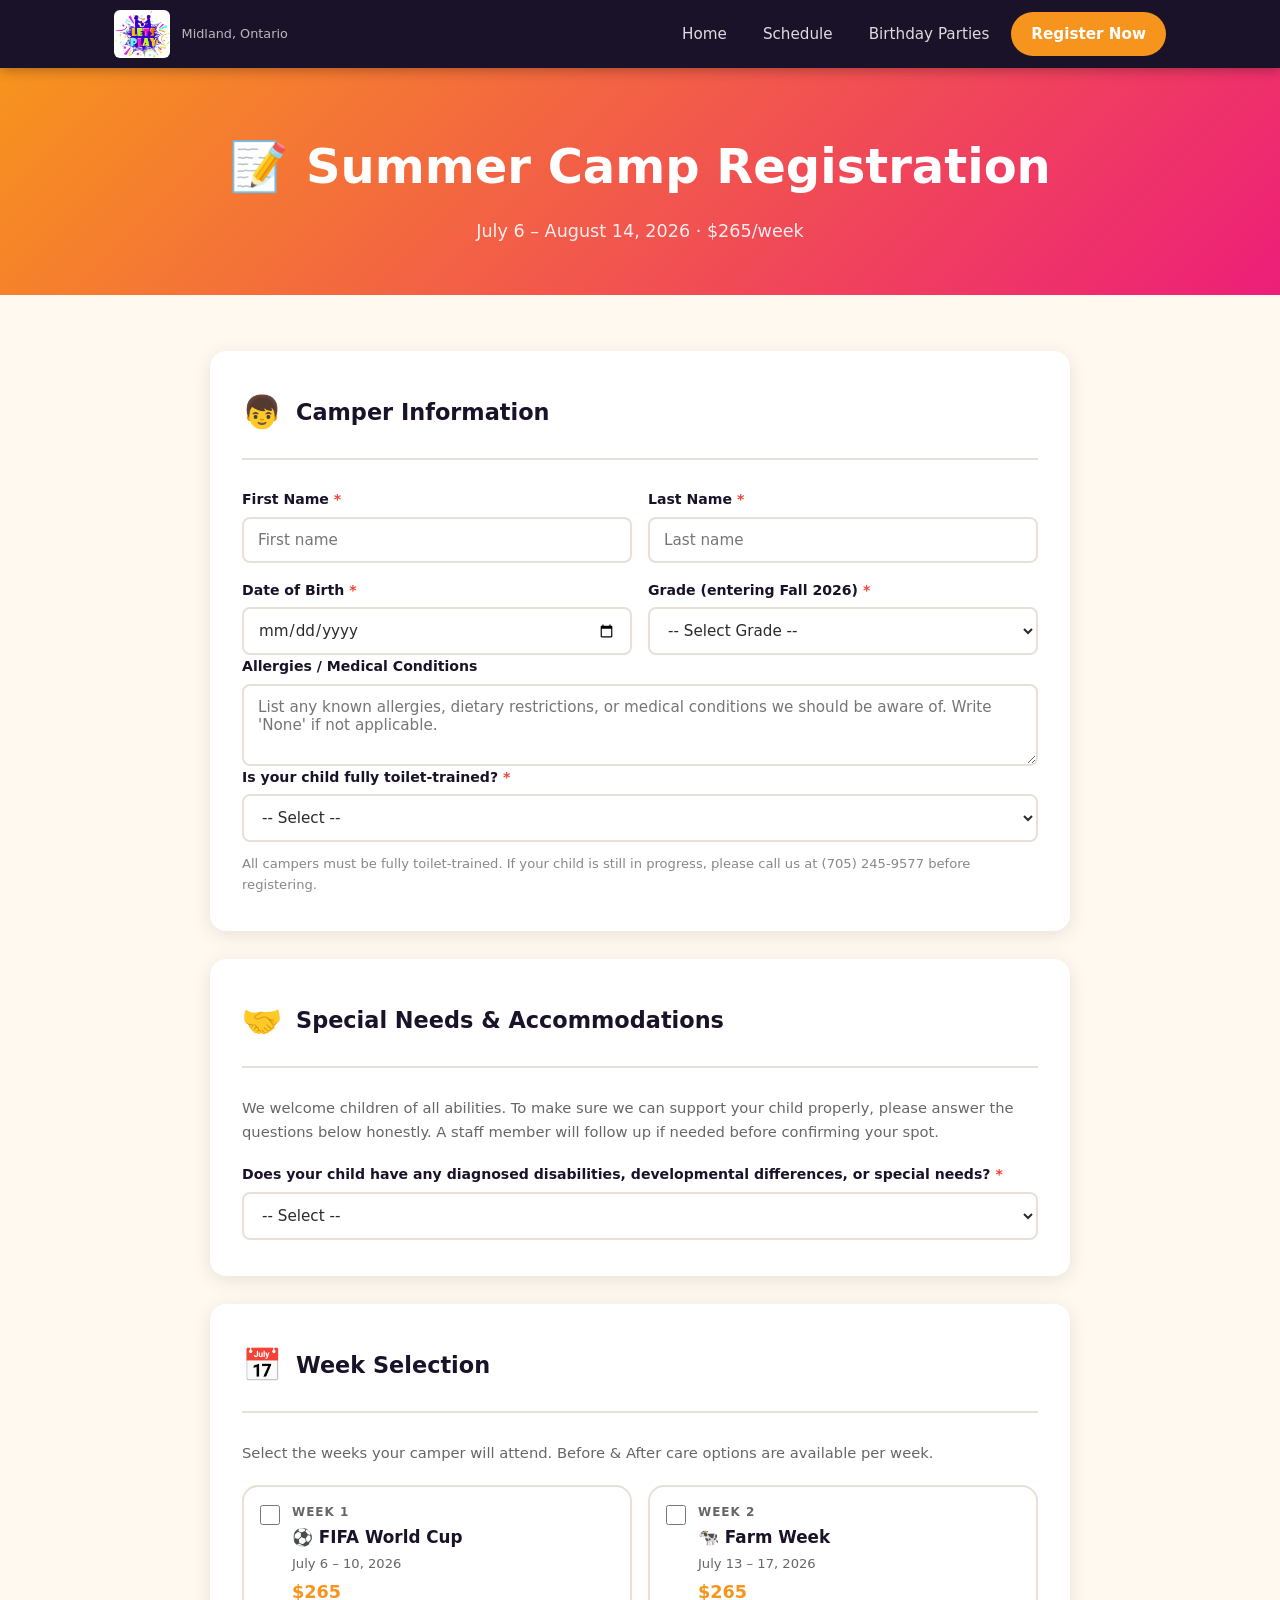
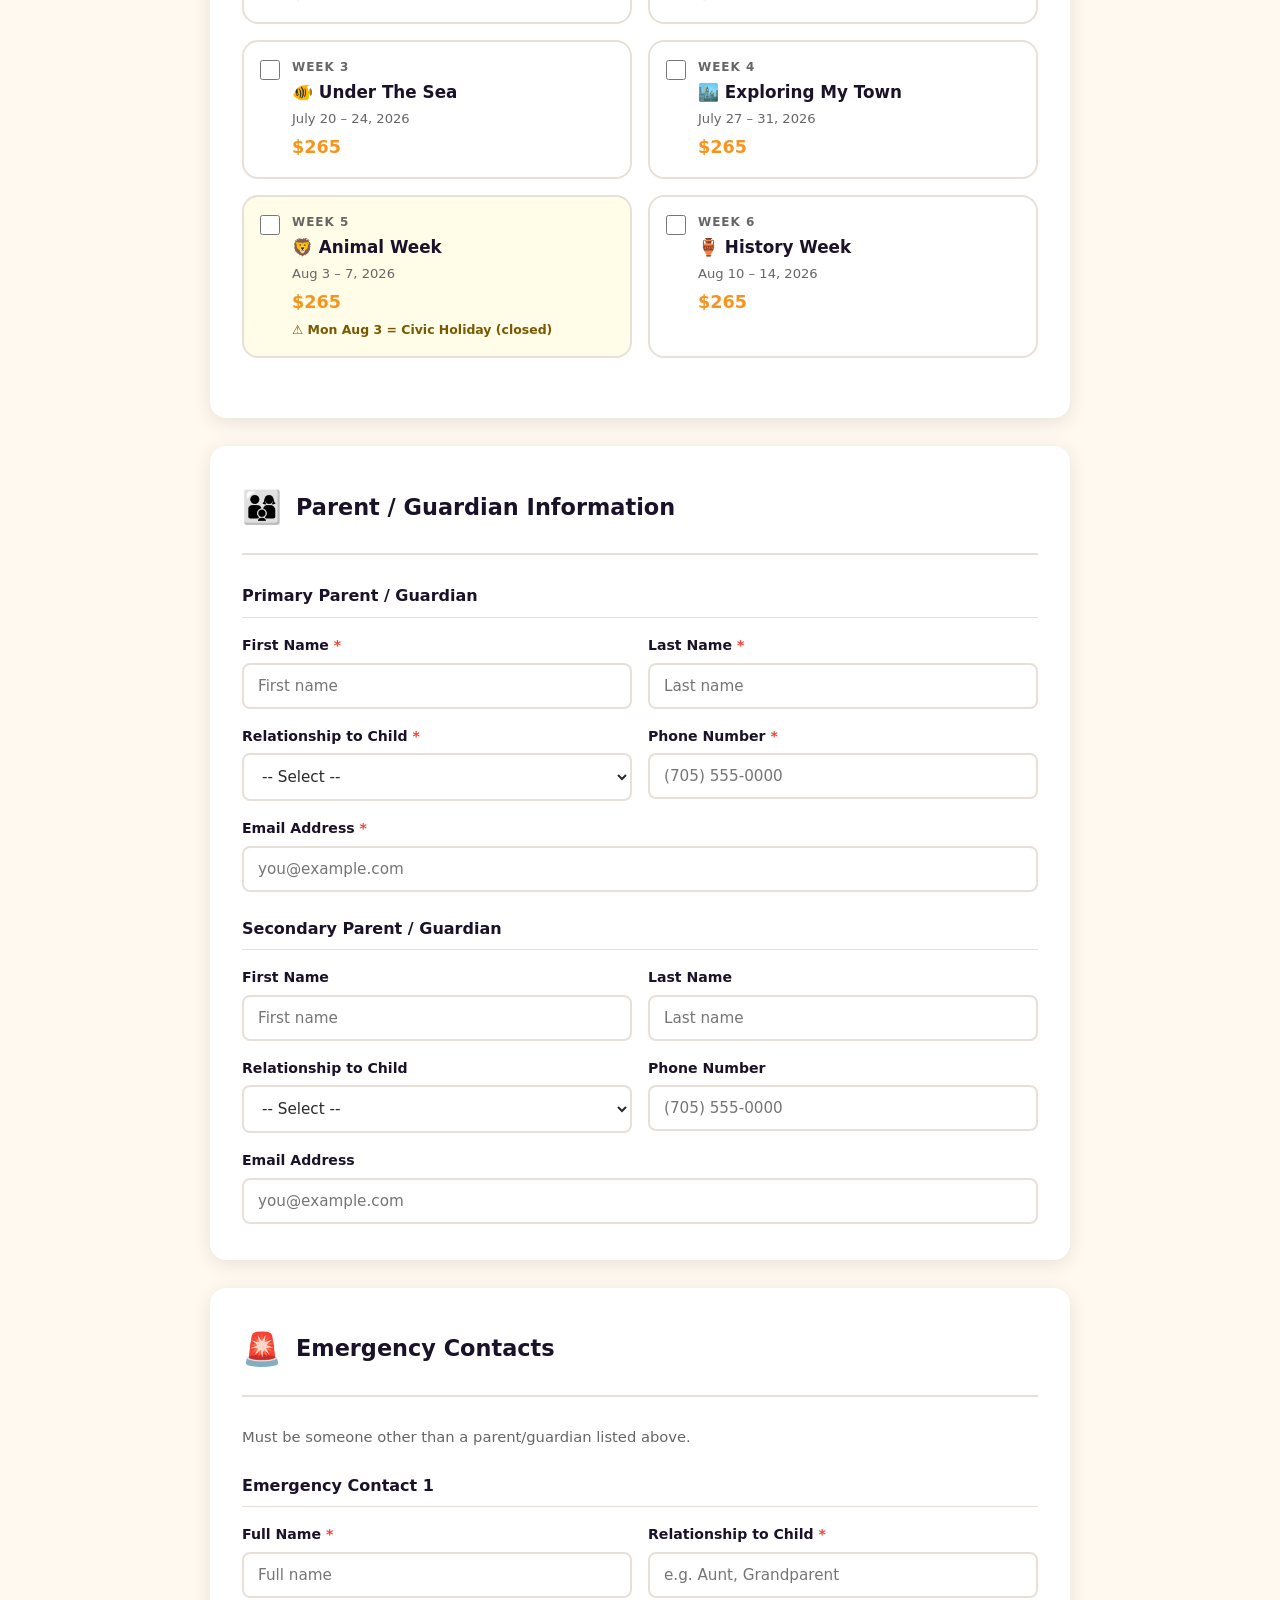
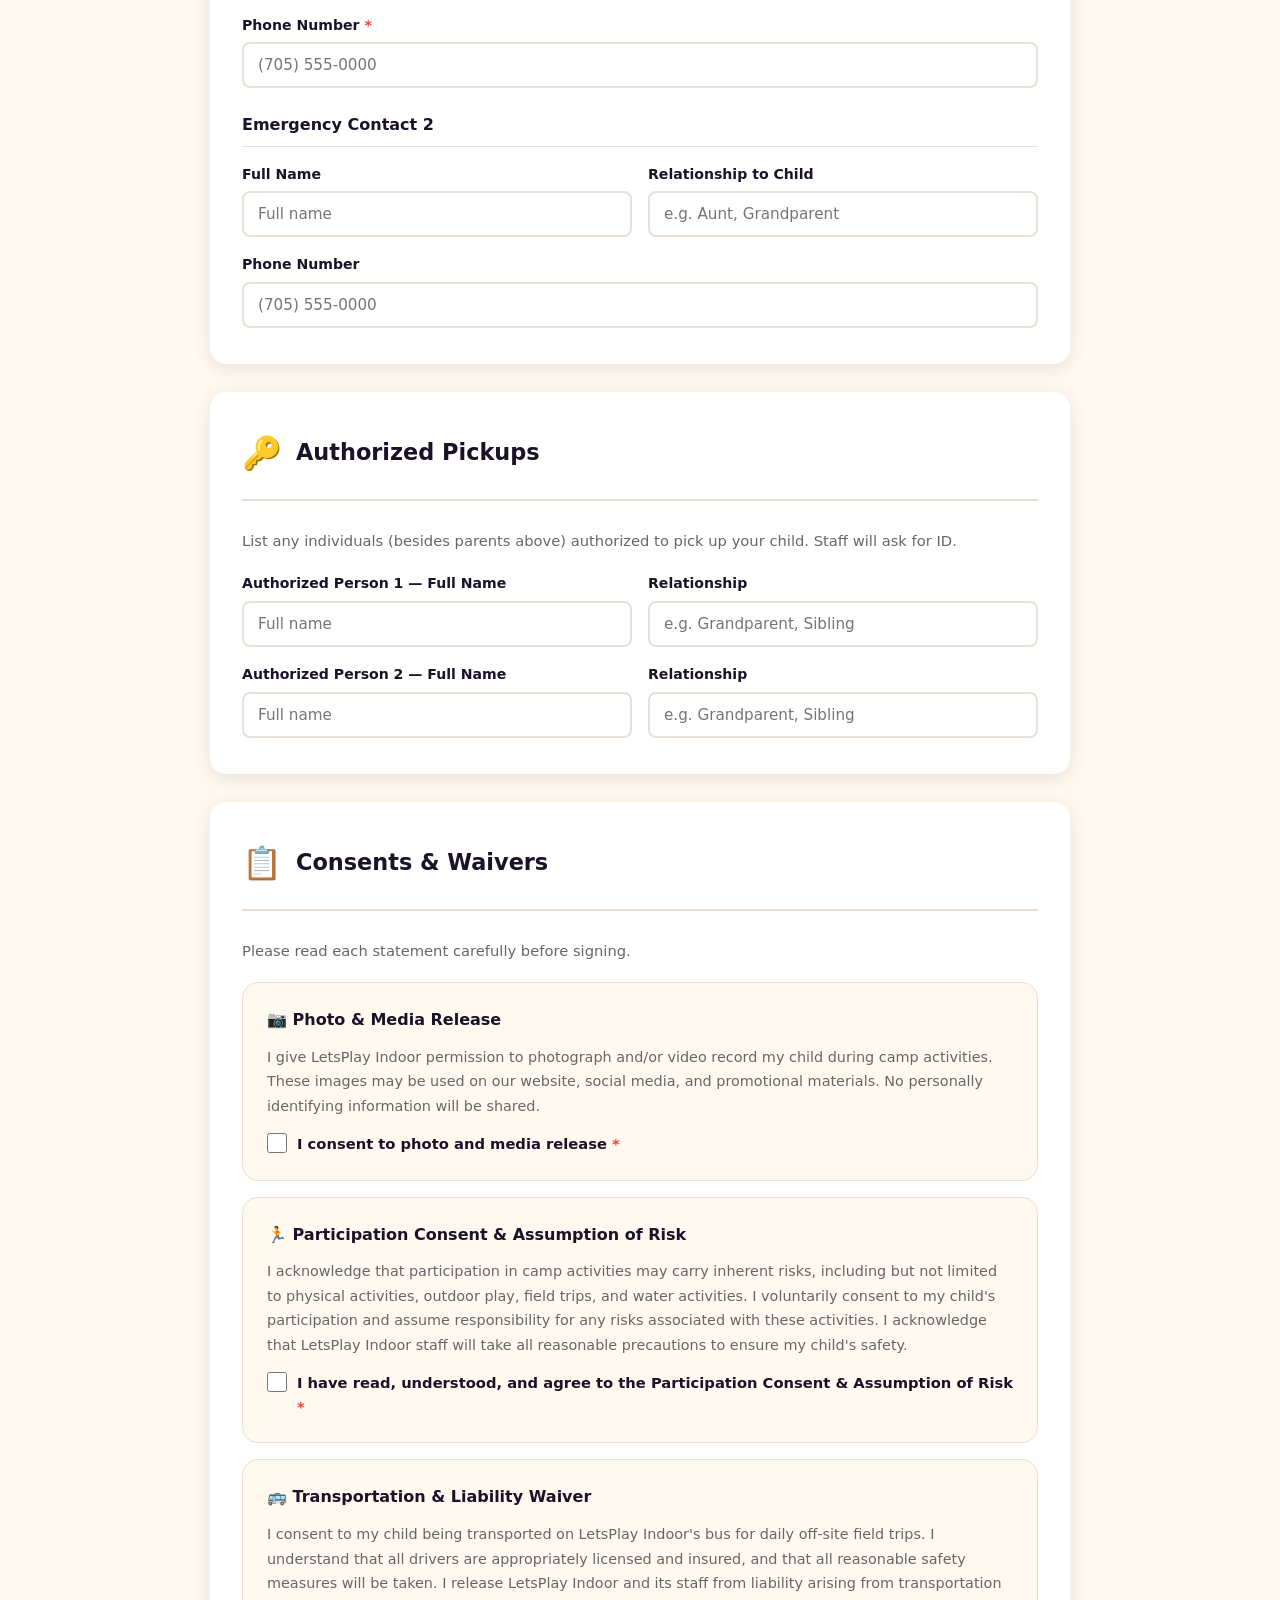
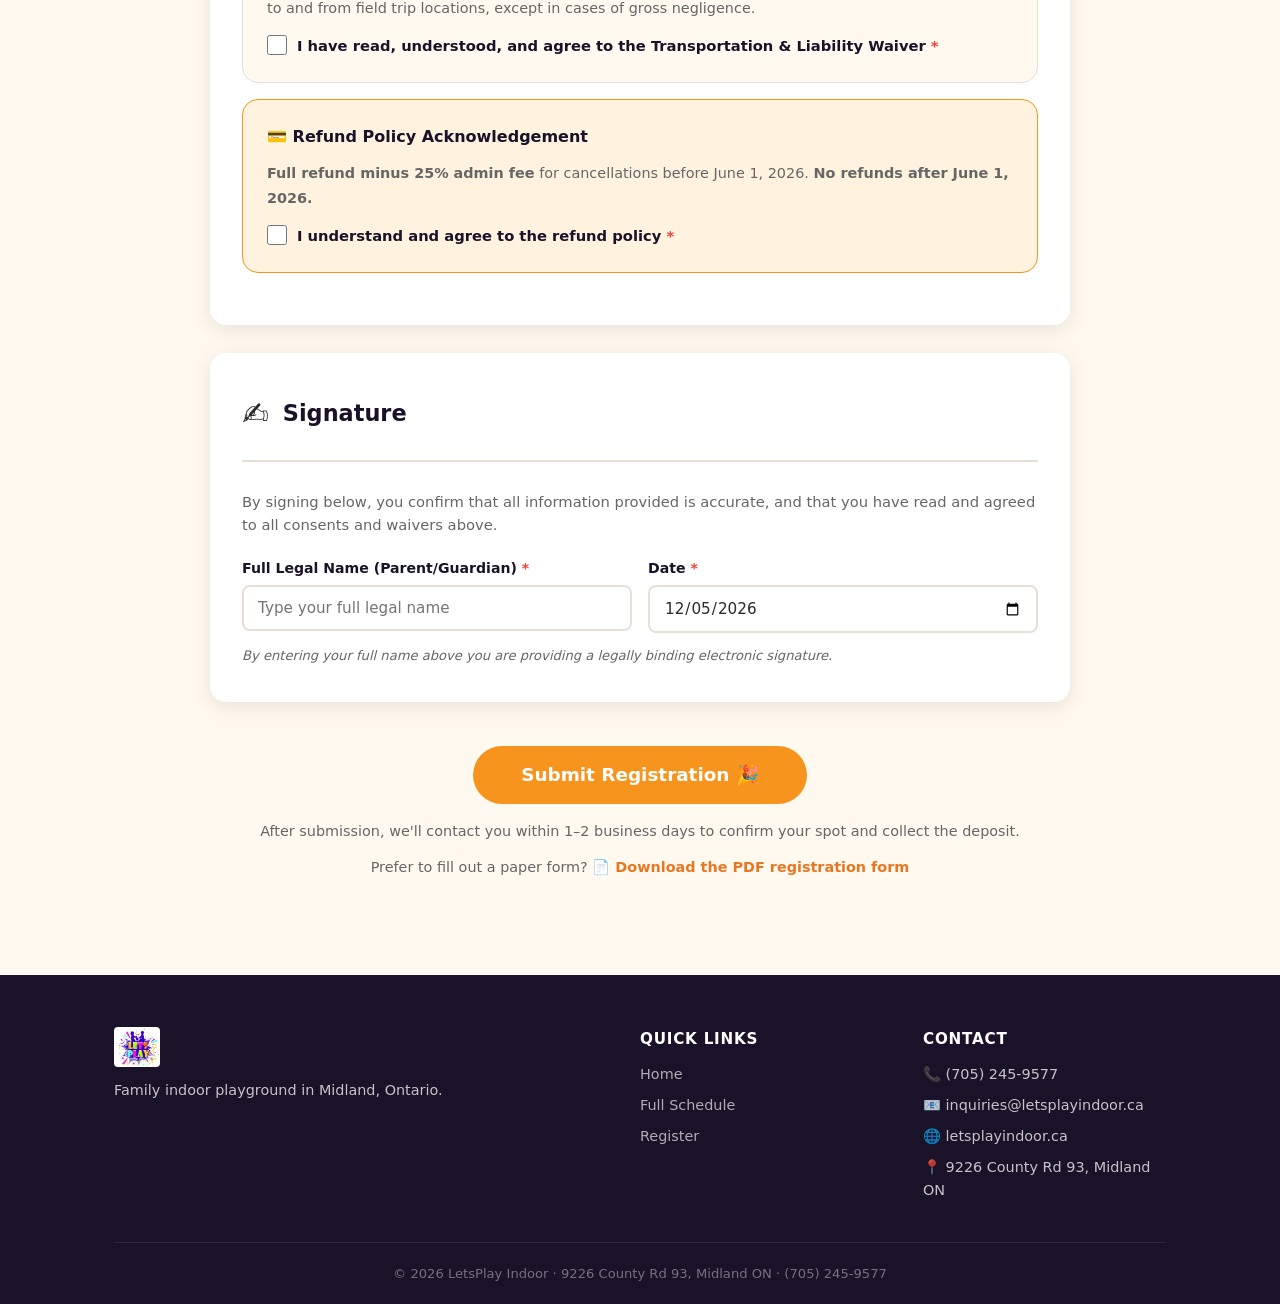
<file: registration.html>
<!DOCTYPE html>
<html lang="en">
<head>
  <meta charset="UTF-8" />
  <meta name="viewport" content="width=device-width, initial-scale=1.0" />
  <title>Register — Summer Camp 2026 | LetsPlay Indoor</title>
  <link rel="stylesheet" href="style.css" />
  <style>
    .etransfer-box {
      background: #FFF8E1;
      border: 2px solid #FFD600;
      border-radius: 12px;
      padding: 20px 24px;
      margin-top: 20px;
      font-size: 0.95rem;
      text-align: left;
    }
    .etransfer-box strong { color: #E65100; }
    .etransfer-box .etransfer-email {
      font-size: 1.2rem;
      font-weight: 800;
      color: #1A1A2E;
      display: block;
      margin: 8px 0;
    }
  </style>
</head>
<body>

  <!-- HEADER -->
  <header class="site-header">
    <div class="header-inner">
      <div class="logo-area">
        <img src="images/letsplay-logo.jpg" alt="LetsPlay Indoor" style="height:48px; width:auto; border-radius:6px;" />
        <div class="logo-text">
          <span class="tagline" style="color:rgba(255,255,255,0.7); font-size:0.8rem;">Midland, Ontario</span>
        </div>
      </div>
      <nav class="site-nav">
        <a href="summer-camp.html">Home</a>
        <a href="schedule.html">Schedule</a>
        <a href="birthday-parties.html">Birthday Parties</a>
        <a href="registration.html" class="active btn-nav">Register Now</a>
      </nav>
    </div>
  </header>

  <!-- PAGE HERO -->
  <section class="page-hero">
    <div class="container">
      <h1>📝 Summer Camp Registration</h1>
      <p>July 6 – August 14, 2026 · $265/week</p>
    </div>
  </section>

  <!-- FORM WRAPPER -->
  <section class="form-section">
    <div class="container">

      <!-- THANK YOU MESSAGE (hidden until submit) -->
      <div id="thank-you" class="thank-you-box" style="display:none;">
        <div class="ty-icon">🎉</div>
        <h2>Registration Received!</h2>
        <p>You're all set! We'll review your registration and be in touch within <strong>2–3 business days</strong> to confirm your spot.</p>
        <div class="etransfer-box">
          <strong>Next step — secure your spot with a deposit:</strong>
          <p style="margin:8px 0 4px;">Send <strong>$132.50 per week</strong> (50% deposit) via e-transfer to:</p>
          <span class="etransfer-email">angela.garcia@letsplayindoor.ca</span>
          <p>Use your child's name as the message. Balance of $132.50/week is due before each camp week begins.</p>
          <p style="margin-top:8px; font-size:0.85em; color:#777;">Prefer to pay by card? Call us at <strong>705-245-9577</strong>. Cancellations subject to a 25% admin fee.</p>
        </div>
        <div style="margin-top:28px; padding:24px; background:#f0f7ff; border:2px solid #90caf9; border-radius:12px; text-align:center;">
          <div style="font-size:2rem; margin-bottom:8px;">📋</div>
          <h3 style="margin:0 0 8px; color:#1A1A2E;">One more thing — sign the camp waiver</h3>
          <p style="margin:0 0 16px; color:#555; font-size:0.95rem;">Please complete and sign the LetsPlay Camp Waiver before your child's first day. It only takes a minute!</p>
          <a href="waiver.html" class="btn-primary" style="display:inline-block;">📝 Sign the Camp Waiver →</a>
        </div>
        <a href="summer-camp.html" style="margin-top:20px; display:inline-block; color:#888; font-size:0.9rem;">← Back to Camp Home</a>
      </div>

      <form id="reg-form" class="reg-form" action="https://formspree.io/f/mnjojwyw" method="POST" onsubmit="handleSubmit(event)" novalidate>
        <input type="hidden" name="_subject" value="Summer Camp 2026 Registration" />
        <input type="text" name="_gotcha" style="display:none" />

        <!-- ========== SECTION 1: CHILD INFO ========== -->
        <div class="form-section-block">
          <div class="form-section-header">
            <span class="form-section-icon">👦</span>
            <h2>Camper Information</h2>
          </div>
          <div class="form-grid-2">
            <div class="form-field">
              <label for="child-first">First Name <span class="req">*</span></label>
              <input type="text" id="child-first" name="child_first" required placeholder="First name" />
            </div>
            <div class="form-field">
              <label for="child-last">Last Name <span class="req">*</span></label>
              <input type="text" id="child-last" name="child_last" required placeholder="Last name" />
            </div>
            <div class="form-field">
              <label for="child-dob">Date of Birth <span class="req">*</span></label>
              <input type="date" id="child-dob" name="child_dob" required />
            </div>
            <div class="form-field">
              <label for="child-grade">Grade (entering Fall 2026) <span class="req">*</span></label>
              <select id="child-grade" name="child_grade" required>
                <option value="">-- Select Grade --</option>
                <option value="JK">Junior Kindergarten (JK)</option>
                <option value="SK">Senior Kindergarten (SK)</option>
                <option value="1">Grade 1</option>
                <option value="2">Grade 2</option>
                <option value="3">Grade 3</option>
                <option value="4">Grade 4</option>
                <option value="5">Grade 5</option>
                <option value="6">Grade 6</option>
                <option value="7">Grade 7</option>
                <option value="8">Grade 8</option>
              </select>
            </div>
          </div>
          <div class="form-field full-width">
            <label for="child-allergies">Allergies / Medical Conditions</label>
            <textarea id="child-allergies" name="child_allergies" rows="3" placeholder="List any known allergies, dietary restrictions, or medical conditions we should be aware of. Write 'None' if not applicable."></textarea>
          </div>

          <div class="form-field full-width">
            <label for="child-toileting">Is your child fully toilet-trained? <span class="req">*</span></label>
            <select id="child-toileting" name="child_toileting" required>
              <option value="">-- Select --</option>
              <option value="Yes">Yes, fully trained</option>
              <option value="In progress">In progress / mostly trained</option>
              <option value="No">No</option>
            </select>
            <p style="font-size:0.82em; color:#888; margin-top:5px;">All campers must be fully toilet-trained. If your child is still in progress, please call us at (705) 245-9577 before registering.</p>
          </div>
        </div>

        <!-- ========== SPECIAL NEEDS & ACCOMMODATIONS ========== -->
        <div class="form-section-block">
          <div class="form-section-header">
            <span class="form-section-icon">🤝</span>
            <h2>Special Needs &amp; Accommodations</h2>
          </div>
          <p class="form-hint">We welcome children of all abilities. To make sure we can support your child properly, please answer the questions below honestly. A staff member will follow up if needed before confirming your spot.</p>

          <div class="form-field full-width">
            <label for="special-needs-flag">Does your child have any diagnosed disabilities, developmental differences, or special needs? <span class="req">*</span></label>
            <select id="special-needs-flag" name="special_needs_flag" required onchange="toggleSpecialNeeds(this.value)">
              <option value="">-- Select --</option>
              <option value="No">No</option>
              <option value="Yes">Yes</option>
              <option value="Prefer not to say">Prefer not to say — please contact me</option>
            </select>
          </div>

          <div id="special-needs-details" style="display:none;">

            <div class="form-field full-width">
              <label for="special-needs-description">Please describe your child's diagnosis or area of need</label>
              <textarea id="special-needs-description" name="special_needs_description" rows="3" placeholder="e.g. Autism Spectrum Disorder (Level 1), ADHD, Down syndrome, anxiety, etc."></textarea>
            </div>

            <div class="form-field full-width">
              <label for="school-support">Does your child receive support at school? (EA, IEP, behaviour plan, etc.)</label>
              <select id="school-support" name="school_support">
                <option value="">-- Select --</option>
                <option value="Yes - EA support">Yes — has an Educational Assistant (EA)</option>
                <option value="Yes - IEP only">Yes — IEP but no dedicated EA</option>
                <option value="Yes - other">Yes — other support</option>
                <option value="No">No school support</option>
                <option value="Not in school">Not currently in school</option>
              </select>
            </div>

            <div class="form-field full-width">
              <label for="accommodations-needed">What accommodations or support does your child need to participate safely and happily?</label>
              <textarea id="accommodations-needed" name="accommodations_needed" rows="3" placeholder="e.g. needs quiet breaks, sensory sensitivities to loud noise, prefers visual schedules, needs reminders for transitions, etc."></textarea>
            </div>

            <div class="form-field full-width">
              <label for="behaviours-staff">Is there anything staff should know about your child's behaviour, communication style, or triggers?</label>
              <textarea id="behaviours-staff" name="behaviours_staff" rows="3" placeholder="e.g. may elope when overwhelmed, uses limited verbal communication, calms down with deep pressure, etc."></textarea>
            </div>

            <div class="form-field full-width">
              <label for="shadow-worker">Will your child be accompanied by a personal support worker or shadow?</label>
              <select id="shadow-worker" name="shadow_worker">
                <option value="">-- Select --</option>
                <option value="Yes">Yes — they will bring their own support worker</option>
                <option value="No">No — relying on LetsPlay staff support</option>
                <option value="Open to it">Open to it if recommended</option>
              </select>
            </div>

            <div style="background:#fff3e0; border-left:4px solid #F7941D; padding:14px 18px; border-radius:6px; margin-top:12px; font-size:0.88em; color:#555;">
              ⚠️ <strong>Please note:</strong> LetsPlay Indoor is a small private facility. We do not have dedicated 1:1 support staff on site. If your child requires continuous 1:1 supervision or specialized therapeutic support, we may need to discuss whether our program is the right fit. A staff member will reach out within 2 business days of your registration to chat. We want to set your child up for success — not disappointment.
            </div>

          </div>
        </div>

        <!-- ========== SECTION 2: WEEK SELECTION + PRICING CALCULATOR ========== -->
        <div class="form-section-block">
          <div class="form-section-header">
            <span class="form-section-icon">📅</span>
            <h2>Week Selection</h2>
          </div>
          <p class="form-hint">Select the weeks your camper will attend. Before &amp; After care options are available per week.</p>

          <div class="week-select-grid">

            <div class="week-select-card" id="ws-1">
              <label class="week-check-label">
                <input type="checkbox" name="week[]" value="1" class="week-cb" onchange="calcTotal()" />
                <div class="ws-card-inner">
                  <div class="ws-week-num">Week 1</div>
                  <div class="ws-theme">⚽ FIFA World Cup</div>
                  <div class="ws-dates">July 6 – 10, 2026</div>
                  <div class="ws-price">$265</div>
                </div>
              </label>
              <div class="care-options" id="care-1" style="display:none;">
                <label class="care-label"><input type="checkbox" name="before_w1" class="care-cb" onchange="calcTotal()" /> ☀️ Before Care (+$)</label>
                <label class="care-label"><input type="checkbox" name="after_w1" class="care-cb" onchange="calcTotal()" /> 🌙 After Care (+$)</label>
              </div>
            </div>

            <div class="week-select-card" id="ws-2">
              <label class="week-check-label">
                <input type="checkbox" name="week[]" value="2" class="week-cb" onchange="calcTotal()" />
                <div class="ws-card-inner">
                  <div class="ws-week-num">Week 2</div>
                  <div class="ws-theme">🐄 Farm Week</div>
                  <div class="ws-dates">July 13 – 17, 2026</div>
                  <div class="ws-price">$265</div>
                </div>
              </label>
              <div class="care-options" id="care-2" style="display:none;">
                <label class="care-label"><input type="checkbox" name="before_w2" class="care-cb" onchange="calcTotal()" /> ☀️ Before Care (+$)</label>
                <label class="care-label"><input type="checkbox" name="after_w2" class="care-cb" onchange="calcTotal()" /> 🌙 After Care (+$)</label>
              </div>
            </div>

            <div class="week-select-card" id="ws-3">
              <label class="week-check-label">
                <input type="checkbox" name="week[]" value="3" class="week-cb" onchange="calcTotal()" />
                <div class="ws-card-inner">
                  <div class="ws-week-num">Week 3</div>
                  <div class="ws-theme">🐠 Under The Sea</div>
                  <div class="ws-dates">July 20 – 24, 2026</div>
                  <div class="ws-price">$265</div>
                </div>
              </label>
              <div class="care-options" id="care-3" style="display:none;">
                <label class="care-label"><input type="checkbox" name="before_w3" class="care-cb" onchange="calcTotal()" /> ☀️ Before Care (+$)</label>
                <label class="care-label"><input type="checkbox" name="after_w3" class="care-cb" onchange="calcTotal()" /> 🌙 After Care (+$)</label>
              </div>
            </div>

            <div class="week-select-card" id="ws-4">
              <label class="week-check-label">
                <input type="checkbox" name="week[]" value="4" class="week-cb" onchange="calcTotal()" />
                <div class="ws-card-inner">
                  <div class="ws-week-num">Week 4</div>
                  <div class="ws-theme">🏙️ Exploring My Town</div>
                  <div class="ws-dates">July 27 – 31, 2026</div>
                  <div class="ws-price">$265</div>
                </div>
              </label>
              <div class="care-options" id="care-4" style="display:none;">
                <label class="care-label"><input type="checkbox" name="before_w4" class="care-cb" onchange="calcTotal()" /> ☀️ Before Care (+$)</label>
                <label class="care-label"><input type="checkbox" name="after_w4" class="care-cb" onchange="calcTotal()" /> 🌙 After Care (+$)</label>
              </div>
            </div>

            <div class="week-select-card week5-special" id="ws-5">
              <label class="week-check-label">
                <input type="checkbox" name="week[]" value="5" class="week-cb" onchange="calcTotal()" />
                <div class="ws-card-inner">
                  <div class="ws-week-num">Week 5</div>
                  <div class="ws-theme">🦁 Animal Week</div>
                  <div class="ws-dates">Aug 3 – 7, 2026</div>
                  <div class="ws-price">$265</div>
                  <div class="ws-note">⚠️ Mon Aug 3 = Civic Holiday (closed)</div>
                </div>
              </label>
              <div class="care-options" id="care-5" style="display:none;">
                <label class="care-label"><input type="checkbox" name="before_w5" class="care-cb" onchange="calcTotal()" /> ☀️ Before Care (+$)</label>
                <label class="care-label"><input type="checkbox" name="after_w5" class="care-cb" onchange="calcTotal()" /> 🌙 After Care (+$)</label>
              </div>
            </div>

            <div class="week-select-card" id="ws-6">
              <label class="week-check-label">
                <input type="checkbox" name="week[]" value="6" class="week-cb" onchange="calcTotal()" />
                <div class="ws-card-inner">
                  <div class="ws-week-num">Week 6</div>
                  <div class="ws-theme">🏺 History Week</div>
                  <div class="ws-dates">Aug 10 – 14, 2026</div>
                  <div class="ws-price">$265</div>
                </div>
              </label>
              <div class="care-options" id="care-6" style="display:none;">
                <label class="care-label"><input type="checkbox" name="before_w6" class="care-cb" onchange="calcTotal()" /> ☀️ Before Care (+$)</label>
                <label class="care-label"><input type="checkbox" name="after_w6" class="care-cb" onchange="calcTotal()" /> 🌙 After Care (+$)</label>
              </div>
            </div>

          </div>

          <!-- PRICE CALCULATOR -->
          <div class="price-calc" id="price-calc" style="display:none;">
            <div class="calc-row">
              <span>Weeks selected:</span>
              <span id="calc-weeks">0 × $265</span>
            </div>
            <div class="calc-row" id="care-row" style="display:none;">
              <span>Extended care:</span>
              <span id="calc-care">TBD at registration</span>
            </div>
            <div class="calc-row total-row">
              <span>Total camp fees:</span>
              <span id="calc-total">$0</span>
            </div>
            <div class="calc-row deposit-row">
              <span>Deposit due today (50%):</span>
              <span id="calc-deposit">$0</span>
            </div>
            <div class="calc-row balance-row">
              <span>Balance due (first Monday of each week):</span>
              <span id="calc-balance">$0</span>
            </div>
          </div>
        </div>

        <!-- ========== SECTION 3: PARENT / GUARDIAN ========== -->
        <div class="form-section-block">
          <div class="form-section-header">
            <span class="form-section-icon">👨‍👩‍👦</span>
            <h2>Parent / Guardian Information</h2>
          </div>

          <h3 class="sub-heading">Primary Parent / Guardian</h3>
          <div class="form-grid-2">
            <div class="form-field">
              <label>First Name <span class="req">*</span></label>
              <input type="text" name="p1_first" required placeholder="First name" />
            </div>
            <div class="form-field">
              <label>Last Name <span class="req">*</span></label>
              <input type="text" name="p1_last" required placeholder="Last name" />
            </div>
            <div class="form-field">
              <label>Relationship to Child <span class="req">*</span></label>
              <select name="p1_relationship" required>
                <option value="">-- Select --</option>
                <option>Mother</option><option>Father</option><option>Step-Mother</option>
                <option>Step-Father</option><option>Guardian</option><option>Other</option>
              </select>
            </div>
            <div class="form-field">
              <label>Phone Number <span class="req">*</span></label>
              <input type="tel" name="p1_phone" required placeholder="(705) 555-0000" />
            </div>
            <div class="form-field full-width">
              <label>Email Address <span class="req">*</span></label>
              <input type="email" name="p1_email" required placeholder="you@example.com" />
            </div>
          </div>

          <h3 class="sub-heading">Secondary Parent / Guardian</h3>
          <div class="form-grid-2">
            <div class="form-field">
              <label>First Name</label>
              <input type="text" name="p2_first" placeholder="First name" />
            </div>
            <div class="form-field">
              <label>Last Name</label>
              <input type="text" name="p2_last" placeholder="Last name" />
            </div>
            <div class="form-field">
              <label>Relationship to Child</label>
              <select name="p2_relationship">
                <option value="">-- Select --</option>
                <option>Mother</option><option>Father</option><option>Step-Mother</option>
                <option>Step-Father</option><option>Guardian</option><option>Other</option>
              </select>
            </div>
            <div class="form-field">
              <label>Phone Number</label>
              <input type="tel" name="p2_phone" placeholder="(705) 555-0000" />
            </div>
            <div class="form-field full-width">
              <label>Email Address</label>
              <input type="email" name="p2_email" placeholder="you@example.com" />
            </div>
          </div>
        </div>

        <!-- ========== SECTION 4: EMERGENCY CONTACTS ========== -->
        <div class="form-section-block">
          <div class="form-section-header">
            <span class="form-section-icon">🚨</span>
            <h2>Emergency Contacts</h2>
          </div>
          <p class="form-hint">Must be someone other than a parent/guardian listed above.</p>

          <h3 class="sub-heading">Emergency Contact 1</h3>
          <div class="form-grid-2">
            <div class="form-field">
              <label>Full Name <span class="req">*</span></label>
              <input type="text" name="ec1_name" required placeholder="Full name" />
            </div>
            <div class="form-field">
              <label>Relationship to Child <span class="req">*</span></label>
              <input type="text" name="ec1_relationship" required placeholder="e.g. Aunt, Grandparent" />
            </div>
            <div class="form-field full-width">
              <label>Phone Number <span class="req">*</span></label>
              <input type="tel" name="ec1_phone" required placeholder="(705) 555-0000" />
            </div>
          </div>

          <h3 class="sub-heading">Emergency Contact 2</h3>
          <div class="form-grid-2">
            <div class="form-field">
              <label>Full Name</label>
              <input type="text" name="ec2_name" placeholder="Full name" />
            </div>
            <div class="form-field">
              <label>Relationship to Child</label>
              <input type="text" name="ec2_relationship" placeholder="e.g. Aunt, Grandparent" />
            </div>
            <div class="form-field full-width">
              <label>Phone Number</label>
              <input type="tel" name="ec2_phone" placeholder="(705) 555-0000" />
            </div>
          </div>
        </div>

        <!-- ========== SECTION 5: AUTHORIZED PICKUPS ========== -->
        <div class="form-section-block">
          <div class="form-section-header">
            <span class="form-section-icon">🔑</span>
            <h2>Authorized Pickups</h2>
          </div>
          <p class="form-hint">List any individuals (besides parents above) authorized to pick up your child. Staff will ask for ID.</p>
          <div class="form-grid-2">
            <div class="form-field">
              <label>Authorized Person 1 — Full Name</label>
              <input type="text" name="pickup1_name" placeholder="Full name" />
            </div>
            <div class="form-field">
              <label>Relationship</label>
              <input type="text" name="pickup1_rel" placeholder="e.g. Grandparent, Sibling" />
            </div>
            <div class="form-field">
              <label>Authorized Person 2 — Full Name</label>
              <input type="text" name="pickup2_name" placeholder="Full name" />
            </div>
            <div class="form-field">
              <label>Relationship</label>
              <input type="text" name="pickup2_rel" placeholder="e.g. Grandparent, Sibling" />
            </div>
          </div>
        </div>

        <!-- ========== SECTION 6: CONSENTS & WAIVERS ========== -->
        <div class="form-section-block">
          <div class="form-section-header">
            <span class="form-section-icon">📋</span>
            <h2>Consents &amp; Waivers</h2>
          </div>
          <p class="form-hint">Please read each statement carefully before signing.</p>

          <div class="waiver-block">
            <h3>📷 Photo &amp; Media Release</h3>
            <p>I give LetsPlay Indoor permission to photograph and/or video record my child during camp activities. These images may be used on our website, social media, and promotional materials. No personally identifying information will be shared.</p>
            <label class="consent-label">
              <input type="checkbox" name="photo_consent" required />
              <span>I consent to photo and media release <span class="req">*</span></span>
            </label>
          </div>

          <div class="waiver-block">
            <h3>🏃 Participation Consent &amp; Assumption of Risk</h3>
            <p>I acknowledge that participation in camp activities may carry inherent risks, including but not limited to physical activities, outdoor play, field trips, and water activities. I voluntarily consent to my child's participation and assume responsibility for any risks associated with these activities. I acknowledge that LetsPlay Indoor staff will take all reasonable precautions to ensure my child's safety.</p>
            <label class="consent-label">
              <input type="checkbox" name="participation_consent" required />
              <span>I have read, understood, and agree to the Participation Consent &amp; Assumption of Risk <span class="req">*</span></span>
            </label>
          </div>

          <div class="waiver-block">
            <h3>🚌 Transportation &amp; Liability Waiver</h3>
            <p>I consent to my child being transported on LetsPlay Indoor's bus for daily off-site field trips. I understand that all drivers are appropriately licensed and insured, and that all reasonable safety measures will be taken. I release LetsPlay Indoor and its staff from liability arising from transportation to and from field trip locations, except in cases of gross negligence.</p>
            <label class="consent-label">
              <input type="checkbox" name="transport_consent" required />
              <span>I have read, understood, and agree to the Transportation &amp; Liability Waiver <span class="req">*</span></span>
            </label>
          </div>

          <div class="waiver-block refund-reminder">
            <h3>💳 Refund Policy Acknowledgement</h3>
            <p><strong>Full refund minus 25% admin fee</strong> for cancellations before June 1, 2026. <strong>No refunds after June 1, 2026.</strong></p>
            <label class="consent-label">
              <input type="checkbox" name="refund_consent" required />
              <span>I understand and agree to the refund policy <span class="req">*</span></span>
            </label>
          </div>
        </div>

        <!-- ========== SECTION 7: SIGNATURE ========== -->
        <div class="form-section-block">
          <div class="form-section-header">
            <span class="form-section-icon">✍️</span>
            <h2>Signature</h2>
          </div>
          <p class="form-hint">By signing below, you confirm that all information provided is accurate, and that you have read and agreed to all consents and waivers above.</p>
          <div class="form-grid-2">
            <div class="form-field">
              <label for="sig-name">Full Legal Name (Parent/Guardian) <span class="req">*</span></label>
              <input type="text" id="sig-name" name="sig_name" required placeholder="Type your full legal name" />
            </div>
            <div class="form-field">
              <label for="sig-date">Date <span class="req">*</span></label>
              <input type="date" id="sig-date" name="sig_date" required />
            </div>
          </div>
          <p class="sig-note">By entering your full name above you are providing a legally binding electronic signature.</p>
        </div>

        <!-- SUBMIT -->
        <div class="form-submit-area">
          <button type="submit" class="btn-submit">Submit Registration 🎉</button>
          <p class="submit-note">After submission, we'll contact you within 1–2 business days to confirm your spot and collect the deposit.</p>
          <p class="submit-note" style="margin-top:12px;">Prefer to fill out a paper form? <a href="LetsPlay Summer Camp Registration Form 2026.pdf" download style="color:#e87722;font-weight:600;">📄 Download the PDF registration form</a></p>
        </div>

      </form>

    </div>
  </section>

  <!-- FOOTER -->
  <footer class="site-footer">
    <div class="container">
      <div class="footer-grid">
        <div class="footer-col">
          <div class="footer-brand"><img src="images/letsplay-logo.jpg" alt="LetsPlay Indoor" style="height:40px; width:auto; border-radius:4px; margin-bottom:8px; display:block;"/></div>
          <p>Family indoor playground in Midland, Ontario.</p>
        </div>
        <div class="footer-col">
          <h4>Quick Links</h4>
          <ul>
            <li><a href="summer-camp.html">Home</a></li>
            <li><a href="schedule.html">Full Schedule</a></li>
            <li><a href="registration.html">Register</a></li>
          </ul>
        </div>
        <div class="footer-col">
          <h4>Contact</h4>
          <ul>
            <li>📞 <a href="tel:7052459577" style="color:inherit;">(705) 245-9577</a></li>
            <li>📧 <a href="mailto:inquiries@letsplayindoor.ca" style="color:inherit;">inquiries@letsplayindoor.ca</a></li>
            <li>🌐 letsplayindoor.ca</li>
            <li>📍 9226 County Rd 93, Midland ON</li>
          </ul>
        </div>
      </div>
      <div class="footer-bottom">
        <p>© 2026 LetsPlay Indoor · 9226 County Rd 93, Midland ON · <a href="tel:7052459577" style="color:inherit;">(705) 245-9577</a></p>
      </div>
    </div>
  </footer>

  <script>
    // Toggle special needs section
    function toggleSpecialNeeds(val) {
      var details = document.getElementById('special-needs-details');
      details.style.display = (val === 'Yes' || val === 'Prefer not to say') ? 'block' : 'none';
    }

    // Auto-set today's date
    var today = new Date();
    var yyyy = today.getFullYear();
    var mm = String(today.getMonth() + 1).padStart(2, '0');
    var dd = String(today.getDate()).padStart(2, '0');
    document.getElementById('sig-date').value = yyyy + '-' + mm + '-' + dd;

    // Toggle care options when week is checked
    document.querySelectorAll('.week-cb').forEach(function(cb) {
      cb.addEventListener('change', function() {
        var weekNum = this.value;
        var careDiv = document.getElementById('care-' + weekNum);
        var card = document.getElementById('ws-' + weekNum);
        if (this.checked) {
          careDiv.style.display = 'flex';
          card.classList.add('selected');
        } else {
          careDiv.style.display = 'none';
          card.classList.remove('selected');
          careDiv.querySelectorAll('input[type=checkbox]').forEach(function(c){ c.checked = false; });
        }
        calcTotal();
      });
    });

    function calcTotal() {
      var weekCbs = document.querySelectorAll('.week-cb:checked');
      var weekCount = weekCbs.length;
      var weekTotal = weekCount * 265;
      var careCount = document.querySelectorAll('.care-cb:checked').length;

      var calcBox = document.getElementById('price-calc');
      if (weekCount === 0) {
        calcBox.style.display = 'none';
        return;
      }
      calcBox.style.display = 'block';

      document.getElementById('calc-weeks').textContent = weekCount + ' × $265 = $' + weekTotal.toFixed(2);

      var careRow = document.getElementById('care-row');
      if (careCount > 0) {
        careRow.style.display = 'flex';
        document.getElementById('calc-care').textContent = careCount + ' selection(s) — pricing TBD';
      } else {
        careRow.style.display = 'none';
      }

      document.getElementById('calc-total').textContent = '$' + weekTotal.toFixed(2) + (careCount > 0 ? ' + care fees' : '');
      var deposit = weekTotal * 0.50;
      var balance = weekTotal - deposit;
      document.getElementById('calc-deposit').textContent = '$' + deposit.toFixed(2);
      document.getElementById('calc-balance').textContent = '$' + balance.toFixed(2) + (careCount > 0 ? ' + care fees' : '');
    }

    async function handleSubmit(e) {
      e.preventDefault();
      var form = document.getElementById('reg-form');
      var weeks = document.querySelectorAll('.week-cb:checked');

      if (weeks.length === 0) {
        alert('Please select at least one camp week before submitting.');
        return;
      }

      if (!form.checkValidity()) {
        form.reportValidity();
        return;
      }

      var btn = form.querySelector('.btn-submit');
      btn.textContent = 'Submitting…';
      btn.disabled = true;

      try {
        var data = new FormData(form);
        var response = await fetch(form.action, {
          method: 'POST',
          body: data,
          headers: { 'Accept': 'application/json' }
        });

        if (response.ok) {
          form.style.display = 'none';
          document.getElementById('thank-you').style.display = 'block';
          window.scrollTo({ top: 0, behavior: 'smooth' });
        } else {
          btn.textContent = 'Submit Registration 🎉';
          btn.disabled = false;
          alert('Something went wrong. Please try again or call 705-245-9577.');
        }
      } catch (err) {
        btn.textContent = 'Submit Registration 🎉';
        btn.disabled = false;
        alert('Unable to submit. Please call 705-245-9577 to register.');
      }
    }
  </script>

</body>
</html>
</file>
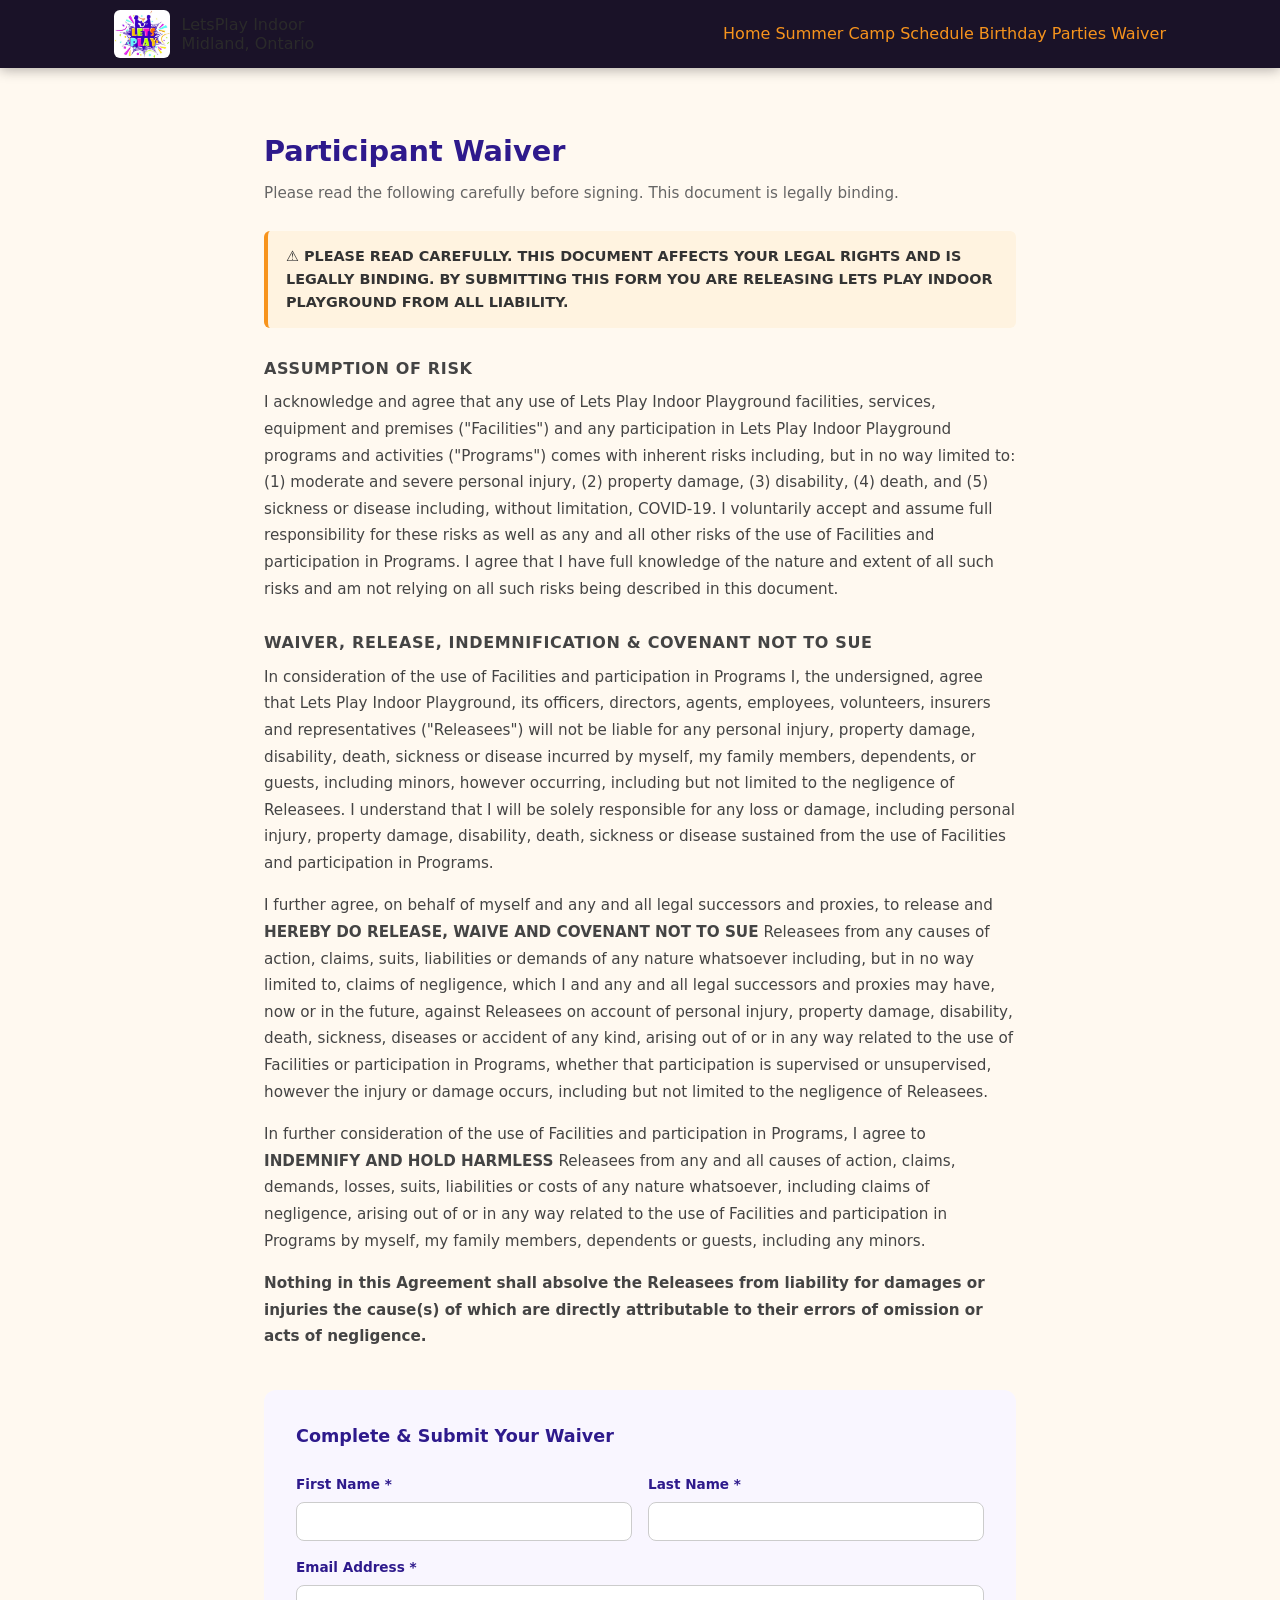
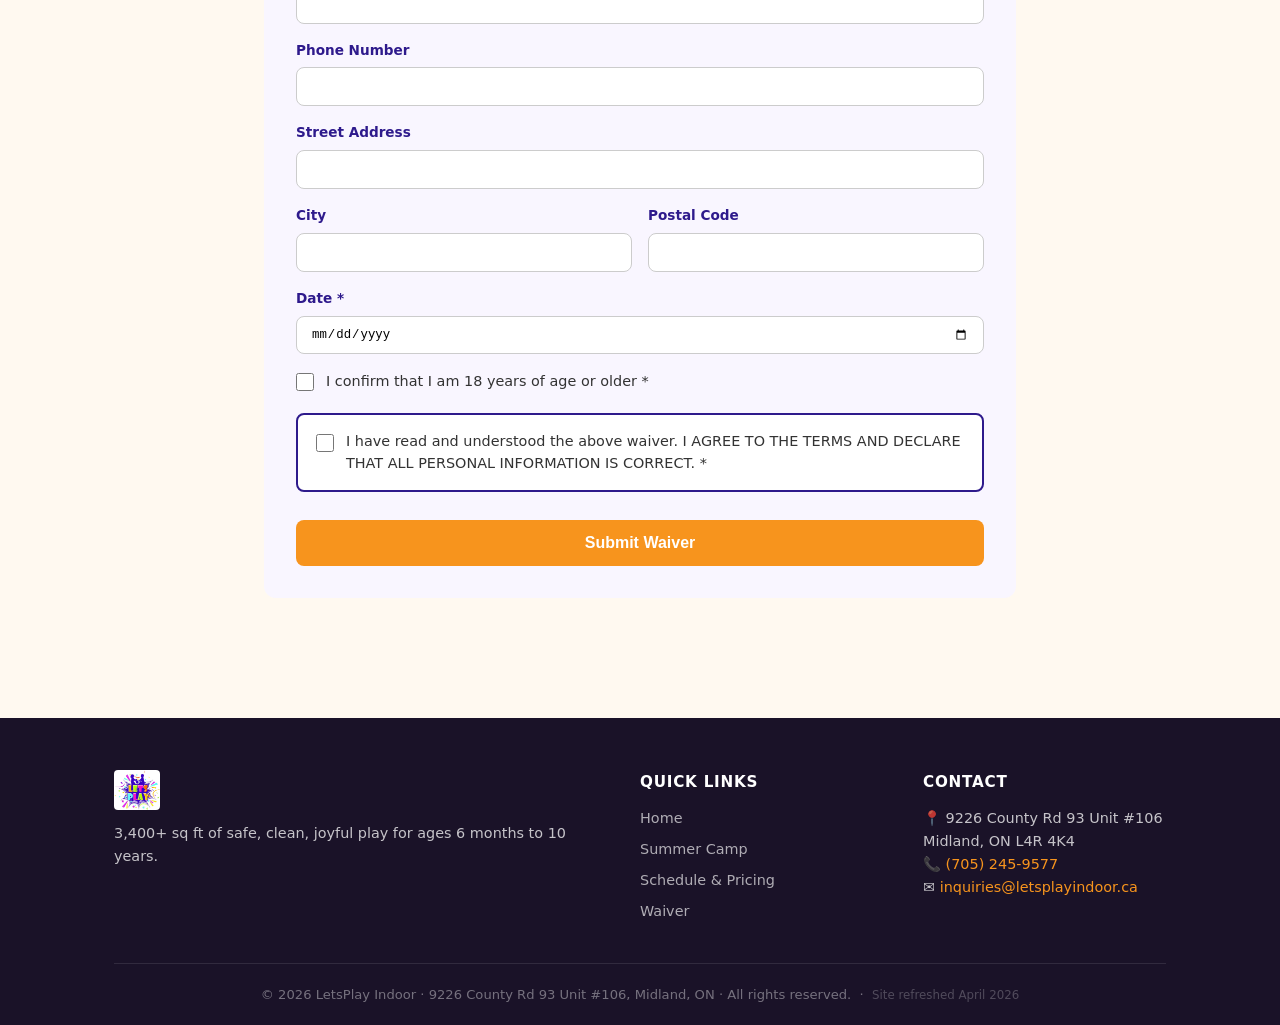
<file: waiver.html>
<!DOCTYPE html>
<html lang="en">
<head>
  <meta charset="UTF-8" />
  <meta name="viewport" content="width=device-width, initial-scale=1.0" />
  <title>Waiver — LetsPlay Indoor Playground</title>
  <link rel="stylesheet" href="style.css" />
  <style>
    .waiver-wrap {
      max-width: 800px;
      margin: 60px auto;
      padding: 0 24px 60px;
    }
    .waiver-wrap h1 {
      color: #2E1A8C;
      font-size: 1.8em;
      margin-bottom: 6px;
    }
    .waiver-wrap h2 {
      font-size: 1em;
      color: #444;
      font-weight: 600;
      margin: 28px 0 8px;
      text-transform: uppercase;
      letter-spacing: 0.04em;
    }
    .waiver-wrap p {
      color: #444;
      line-height: 1.75;
      font-size: 0.95em;
      margin-bottom: 16px;
    }
    .waiver-wrap .legal-notice {
      background: #fff3e0;
      border-left: 4px solid #F7941D;
      padding: 14px 18px;
      border-radius: 6px;
      font-size: 0.9em;
      color: #333;
      font-weight: 600;
      margin-bottom: 28px;
    }
    .waiver-form {
      background: #f9f6ff;
      border-radius: 12px;
      padding: 32px;
      margin-top: 40px;
    }
    .waiver-form h3 {
      color: #2E1A8C;
      margin-bottom: 24px;
      font-size: 1.1em;
    }
    .form-row {
      display: grid;
      grid-template-columns: 1fr 1fr;
      gap: 16px;
      margin-bottom: 16px;
    }
    .form-row.full { grid-template-columns: 1fr; }
    .form-row label {
      display: block;
      font-size: 0.85em;
      font-weight: 600;
      color: #2E1A8C;
      margin-bottom: 6px;
    }
    .form-row input[type="text"],
    .form-row input[type="email"],
    .form-row input[type="date"] {
      width: 100%;
      padding: 10px 14px;
      border: 1px solid #ccc;
      border-radius: 8px;
      font-size: 0.95em;
      box-sizing: border-box;
    }
    .agree-block {
      background: #fff;
      border: 2px solid #2E1A8C;
      border-radius: 8px;
      padding: 16px 18px;
      margin: 20px 0;
      display: flex;
      align-items: flex-start;
      gap: 12px;
    }
    .agree-block input[type="checkbox"] {
      margin-top: 3px;
      width: 18px;
      height: 18px;
      flex-shrink: 0;
      cursor: pointer;
    }
    .agree-block label {
      font-size: 0.9em;
      color: #333;
      line-height: 1.5;
      cursor: pointer;
    }
    .age-block {
      display: flex;
      align-items: flex-start;
      gap: 12px;
      margin-bottom: 20px;
    }
    .age-block input[type="checkbox"] {
      margin-top: 3px;
      width: 18px;
      height: 18px;
      flex-shrink: 0;
    }
    .age-block label {
      font-size: 0.9em;
      color: #333;
    }
    .submit-btn {
      background: #F7941D;
      color: #fff;
      border: none;
      padding: 14px 36px;
      border-radius: 8px;
      font-size: 1em;
      font-weight: 700;
      cursor: pointer;
      width: 100%;
      margin-top: 8px;
    }
    .submit-btn:hover { background: #e07d0a; }
    @media (max-width: 600px) {
      .form-row { grid-template-columns: 1fr; }
    }
  </style>
</head>
<body>

  <!-- HEADER -->
  <header class="site-header">
    <div class="header-inner">
      <div class="logo-area">
        <img src="images/letsplay-logo.jpg" alt="LetsPlay Indoor" style="height:48px; width:auto; border-radius:6px;" />
        <div class="logo-text">
          <span class="logo-name">LetsPlay Indoor</span>
          <span class="logo-tag">Midland, Ontario</span>
        </div>
      </div>
      <nav class="main-nav">
        <a href="index.html">Home</a>
        <a href="summer-camp.html">Summer Camp</a>
        <a href="schedule.html">Schedule</a>
        <a href="birthday-parties.html">Birthday Parties</a>
        <a href="waiver.html" class="active">Waiver</a>
      </nav>
    </div>
  </header>

  <!-- WAIVER CONTENT -->
  <div class="waiver-wrap">
    <h1>Participant Waiver</h1>
    <p style="color:#666; margin-bottom:24px;">Please read the following carefully before signing. This document is legally binding.</p>

    <div class="legal-notice">
      ⚠️ PLEASE READ CAREFULLY. THIS DOCUMENT AFFECTS YOUR LEGAL RIGHTS AND IS LEGALLY BINDING. BY SUBMITTING THIS FORM YOU ARE RELEASING LETS PLAY INDOOR PLAYGROUND FROM ALL LIABILITY.
    </div>

    <h2>Assumption of Risk</h2>
    <p>I acknowledge and agree that any use of Lets Play Indoor Playground facilities, services, equipment and premises ("Facilities") and any participation in Lets Play Indoor Playground programs and activities ("Programs") comes with inherent risks including, but in no way limited to: (1) moderate and severe personal injury, (2) property damage, (3) disability, (4) death, and (5) sickness or disease including, without limitation, COVID-19. I voluntarily accept and assume full responsibility for these risks as well as any and all other risks of the use of Facilities and participation in Programs. I agree that I have full knowledge of the nature and extent of all such risks and am not relying on all such risks being described in this document.</p>

    <h2>Waiver, Release, Indemnification &amp; Covenant Not to Sue</h2>
    <p>In consideration of the use of Facilities and participation in Programs I, the undersigned, agree that Lets Play Indoor Playground, its officers, directors, agents, employees, volunteers, insurers and representatives ("Releasees") will not be liable for any personal injury, property damage, disability, death, sickness or disease incurred by myself, my family members, dependents, or guests, including minors, however occurring, including but not limited to the negligence of Releasees. I understand that I will be solely responsible for any loss or damage, including personal injury, property damage, disability, death, sickness or disease sustained from the use of Facilities and participation in Programs.</p>
    <p>I further agree, on behalf of myself and any and all legal successors and proxies, to release and <strong>HEREBY DO RELEASE, WAIVE AND COVENANT NOT TO SUE</strong> Releasees from any causes of action, claims, suits, liabilities or demands of any nature whatsoever including, but in no way limited to, claims of negligence, which I and any and all legal successors and proxies may have, now or in the future, against Releasees on account of personal injury, property damage, disability, death, sickness, diseases or accident of any kind, arising out of or in any way related to the use of Facilities or participation in Programs, whether that participation is supervised or unsupervised, however the injury or damage occurs, including but not limited to the negligence of Releasees.</p>
    <p>In further consideration of the use of Facilities and participation in Programs, I agree to <strong>INDEMNIFY AND HOLD HARMLESS</strong> Releasees from any and all causes of action, claims, demands, losses, suits, liabilities or costs of any nature whatsoever, including claims of negligence, arising out of or in any way related to the use of Facilities and participation in Programs by myself, my family members, dependents or guests, including any minors.</p>
    <p><strong>Nothing in this Agreement shall absolve the Releasees from liability for damages or injuries the cause(s) of which are directly attributable to their errors of omission or acts of negligence.</strong></p>

    <!-- FORM -->
    <div class="waiver-form">
      <h3>Complete & Submit Your Waiver</h3>
      <form action="https://formspree.io/f/mnjojwyw" method="POST">
        <input type="hidden" name="_subject" value="New Waiver Submission — LetsPlay Indoor" />
        <input type="hidden" name="form_type" value="waiver" />

        <div class="form-row">
          <div>
            <label for="first_name">First Name *</label>
            <input type="text" id="first_name" name="first_name" required />
          </div>
          <div>
            <label for="last_name">Last Name *</label>
            <input type="text" id="last_name" name="last_name" required />
          </div>
        </div>

        <div class="form-row full">
          <div>
            <label for="email">Email Address *</label>
            <input type="email" id="email" name="email" required />
          </div>
        </div>

        <div class="form-row full">
          <div>
            <label for="phone">Phone Number</label>
            <input type="text" id="phone" name="phone" />
          </div>
        </div>

        <div class="form-row full">
          <div>
            <label for="address">Street Address</label>
            <input type="text" id="address" name="address" />
          </div>
        </div>

        <div class="form-row">
          <div>
            <label for="city">City</label>
            <input type="text" id="city" name="city" />
          </div>
          <div>
            <label for="postal">Postal Code</label>
            <input type="text" id="postal" name="postal" />
          </div>
        </div>

        <div class="form-row full">
          <div>
            <label for="waiver_date">Date *</label>
            <input type="date" id="waiver_date" name="waiver_date" required />
          </div>
        </div>

        <div class="age-block">
          <input type="checkbox" id="age_confirm" name="age_confirm" value="confirmed" required />
          <label for="age_confirm">I confirm that I am 18 years of age or older *</label>
        </div>

        <div class="agree-block">
          <input type="checkbox" id="agree_terms" name="agree_terms" value="I AGREE TO THE TERMS AND DECLARE THAT ALL PERSONAL INFORMATION IS CORRECT" required />
          <label for="agree_terms">I have read and understood the above waiver. I AGREE TO THE TERMS AND DECLARE THAT ALL PERSONAL INFORMATION IS CORRECT. *</label>
        </div>

        <button type="submit" class="submit-btn">Submit Waiver</button>
      </form>
    </div>
  </div>

  <!-- FOOTER -->
  <footer class="site-footer">
    <div class="container">
      <div class="footer-grid">
        <div class="footer-col">
          <div class="footer-brand"><img src="images/letsplay-logo.jpg" alt="LetsPlay Indoor" style="height:40px; width:auto; border-radius:4px; margin-bottom:8px; display:block;"/></div>
          <p>3,400+ sq ft of safe, clean, joyful play for ages 6 months to 10 years.</p>
        </div>
        <div class="footer-col">
          <h4>Quick Links</h4>
          <ul>
            <li><a href="index.html">Home</a></li>
            <li><a href="summer-camp.html">Summer Camp</a></li>
            <li><a href="schedule.html">Schedule &amp; Pricing</a></li>
            <li><a href="waiver.html">Waiver</a></li>
          </ul>
        </div>
        <div class="footer-col">
          <h4>Contact</h4>
          <p>📍 9226 County Rd 93 Unit #106<br/>Midland, ON L4R 4K4</p>
          <p>📞 <a href="tel:7052459577">(705) 245-9577</a></p>
          <p>✉️ <a href="mailto:inquiries@letsplayindoor.ca">inquiries@letsplayindoor.ca</a></p>
        </div>
      </div>
      <div class="footer-bottom">
        <p>© 2026 LetsPlay Indoor · 9226 County Rd 93 Unit #106, Midland, ON · All rights reserved. &nbsp;·&nbsp; <span style="opacity:0.6; font-size:0.9em;">Site refreshed April 2026</span></p>
      </div>
    </div>
  </footer>

</body>
</html>
</file>
<file: style.css>
/* ===================================================
   LetsPlay Indoor
   Style Sheet — Brand-aligned palette (logo: May 2022)

   Logo colours:
     Orange  #F7941D  (primary CTA, accents)
     Pink    #ED1E79  (highlights, badges)
     Yellow  #FFF200  (hero accents, eyebrows)
     Green   #8DC63F  (success states, nature weeks)
     Cyan    #00BFF3  (water/sea weeks, info)
     Purple  #2E1A8C  (dark backgrounds, hero)
   =================================================== */

/* ----- RESET & BASE ----- */
*, *::before, *::after { box-sizing: border-box; margin: 0; padding: 0; }

:root {
  /* ── Brand primaries (from logo) ── */
  --orange:     #F7941D;
  --orange-lt:  #FFAD50;
  --yellow:     #FFF200;
  --yellow-lt:  #FFFBE0;
  --green:      #8DC63F;
  --cyan:       #00BFF3;
  --pink:       #ED1E79;
  --purple:     #2E1A8C;
  --purple-lt:  #3D28A8;

  /* ── Neutrals ── */
  --teal:       #00BCD4;
  --blue:       #2196F3;
  --red:        #F44336;
  --dark:       #1A1228;   /* deep purple-black — from logo scribble */
  --dark2:      #2E1A8C;   /* logo purple — used for hero backgrounds */
  --text:       #2A2A2A;
  --text-light: #666;
  --bg-light:   #FFF9F0;   /* warm white tinted toward orange */
  --bg-white:   #FFFFFF;
  --border:     #E8E0D8;
  --radius:     16px;
  --radius-sm:  8px;
  --shadow:     0 4px 20px rgba(0,0,0,0.10);
  --shadow-md:  0 8px 32px rgba(0,0,0,0.15);
  --font:       'Segoe UI', system-ui, -apple-system, sans-serif;
}

html { scroll-behavior: smooth; }

body {
  font-family: var(--font);
  color: var(--text);
  background: var(--bg-light);
  line-height: 1.6;
}

a { color: var(--orange); text-decoration: none; }
a:hover { text-decoration: underline; }

img { max-width: 100%; height: auto; display: block; }

.container {
  max-width: 1100px;
  margin: 0 auto;
  padding: 0 24px;
}

/* ----- HEADER ----- */
.site-header {
  background: var(--dark);
  position: sticky;
  top: 0;
  z-index: 100;
  box-shadow: 0 2px 12px rgba(0,0,0,0.3);
}
.header-inner {
  max-width: 1100px;
  margin: 0 auto;
  padding: 0 24px;
  display: flex;
  align-items: center;
  justify-content: space-between;
  height: 68px;
}
.logo-area {
  display: flex;
  align-items: center;
  gap: 12px;
}
.logo-emoji { font-size: 2rem; }
.logo-text {
  display: flex;
  flex-direction: column;
  line-height: 1.2;
}
.brand {
  font-size: 1.1rem;
  font-weight: 700;
  color: var(--yellow);
  letter-spacing: 0.01em;
}
.tagline {
  font-size: 0.75rem;
  color: rgba(255,255,255,0.6);
}
.site-nav {
  display: flex;
  align-items: center;
  gap: 8px;
}
.site-nav a {
  color: rgba(255,255,255,0.85);
  padding: 8px 14px;
  border-radius: var(--radius-sm);
  font-weight: 500;
  font-size: 0.95rem;
  transition: background 0.2s, color 0.2s;
}
.site-nav a:hover, .site-nav a.active {
  color: #fff;
  background: rgba(255,255,255,0.12);
  text-decoration: none;
}
.btn-nav {
  background: var(--orange) !important;
  color: #fff !important;
  font-weight: 700 !important;
  padding: 10px 20px !important;
  border-radius: 50px !important;
}
.btn-nav:hover {
  background: var(--orange-lt) !important;
}

/* ----- BUTTONS ----- */
.btn-primary {
  display: inline-block;
  background: var(--orange);
  color: #fff;
  font-weight: 700;
  font-size: 1rem;
  padding: 14px 28px;
  border-radius: 50px;
  border: none;
  cursor: pointer;
  transition: background 0.2s, transform 0.15s;
  text-decoration: none;
}
.btn-primary:hover {
  background: var(--orange-lt);
  transform: translateY(-2px);
  text-decoration: none;
  color: #fff;
}
.btn-primary.btn-large {
  font-size: 1.15rem;
  padding: 18px 36px;
}
.btn-secondary {
  display: inline-block;
  background: rgba(255,255,255,0.15);
  color: #fff;
  font-weight: 600;
  font-size: 1rem;
  padding: 14px 28px;
  border-radius: 50px;
  border: 2px solid rgba(255,255,255,0.4);
  cursor: pointer;
  transition: background 0.2s;
  text-decoration: none;
}
.btn-secondary:hover {
  background: rgba(255,255,255,0.25);
  text-decoration: none;
  color: #fff;
}
.btn-outline {
  display: inline-block;
  color: var(--orange);
  border: 2px solid var(--orange);
  font-weight: 600;
  font-size: 0.9rem;
  padding: 8px 18px;
  border-radius: 50px;
  transition: background 0.2s, color 0.2s;
  text-decoration: none;
  margin-top: 8px;
}
.btn-outline:hover {
  background: var(--orange);
  color: #fff;
  text-decoration: none;
}

/* ----- HERO (index) ----- */
.hero {
  background: linear-gradient(135deg, #1A1228 0%, #2E1A8C 50%, #3D28A8 100%);
  padding: 80px 24px 60px;
  text-align: center;
  position: relative;
  overflow: hidden;
}
.hero-content { position: relative; z-index: 2; }
.hero-badge {
  display: inline-block;
  background: var(--yellow);
  color: var(--dark);
  font-weight: 700;
  font-size: 0.85rem;
  padding: 6px 18px;
  border-radius: 50px;
  margin-bottom: 20px;
  letter-spacing: 0.03em;
  text-transform: uppercase;
}
.hero-title {
  font-size: clamp(2.5rem, 6vw, 4.5rem);
  font-weight: 900;
  color: #fff;
  line-height: 1.1;
  margin-bottom: 12px;
  letter-spacing: -0.02em;
}
.hero-dates {
  font-size: 1.4rem;
  font-weight: 700;
  color: var(--yellow);
  margin-bottom: 16px;
}
.hero-sub {
  font-size: 1.05rem;
  color: rgba(255,255,255,0.75);
  margin-bottom: 36px;
}
.hero-ctas { display: flex; gap: 16px; justify-content: center; flex-wrap: wrap; }
.hero-bubbles {
  position: absolute;
  inset: 0;
  display: flex;
  align-items: center;
  justify-content: space-around;
  font-size: 4rem;
  opacity: 0.08;
  pointer-events: none;
  z-index: 1;
}

/* ----- PAGE HERO (inner pages) ----- */
.page-hero {
  background: linear-gradient(135deg, var(--orange) 0%, var(--pink) 100%);
  padding: 60px 24px 50px;
  text-align: center;
  color: #fff;
}
.page-hero h1 {
  font-size: clamp(1.8rem, 4vw, 3rem);
  font-weight: 900;
  margin-bottom: 12px;
}
.page-hero p {
  font-size: 1.1rem;
  opacity: 0.9;
}

/* ----- QUICK FACTS ----- */
.quick-facts {
  background: var(--dark);
  padding: 48px 0;
}
.quick-facts .container {
  display: grid;
  grid-template-columns: repeat(auto-fit, minmax(220px, 1fr));
  gap: 20px;
}
.fact-card {
  background: rgba(255,255,255,0.07);
  border: 1px solid rgba(255,255,255,0.12);
  border-radius: var(--radius);
  padding: 28px 20px;
  text-align: center;
  color: #fff;
  transition: background 0.2s;
}
.fact-card:hover { background: rgba(255,255,255,0.12); }
.fact-icon { font-size: 2.2rem; margin-bottom: 12px; }
.fact-title { font-size: 1rem; font-weight: 700; color: var(--yellow); margin-bottom: 8px; }
.fact-body { font-size: 0.95rem; line-height: 1.6; color: rgba(255,255,255,0.85); }
.fact-body small { color: rgba(255,255,255,0.55); font-size: 0.82rem; }

/* ----- SECTION TITLES ----- */
.section-title {
  font-size: clamp(1.6rem, 3.5vw, 2.4rem);
  font-weight: 900;
  color: var(--dark);
  text-align: center;
  margin-bottom: 8px;
}
.section-sub {
  text-align: center;
  color: var(--text-light);
  font-size: 1.05rem;
  margin-bottom: 40px;
}

/* ----- THEME CARDS ----- */
.themes-section {
  padding: 72px 0;
  background: var(--bg-light);
}
.theme-grid {
  display: grid;
  grid-template-columns: repeat(auto-fill, minmax(320px, 1fr));
  gap: 28px;
}
.theme-card {
  background: #fff;
  border-radius: var(--radius);
  overflow: hidden;
  box-shadow: var(--shadow);
  transition: transform 0.2s, box-shadow 0.2s;
}
.theme-card:hover {
  transform: translateY(-6px);
  box-shadow: var(--shadow-md);
}
.theme-img-wrap {
  position: relative;
  height: 220px;
  overflow: hidden;
}
.theme-img-wrap img {
  width: 100%;
  height: 100%;
  object-fit: cover;
  object-position: center top;
  transition: transform 0.4s;
}
.theme-card:hover .theme-img-wrap img { transform: scale(1.05); }
.theme-badge {
  position: absolute;
  top: 14px;
  left: 14px;
  background: var(--orange);
  color: #fff;
  font-size: 0.8rem;
  font-weight: 700;
  padding: 4px 12px;
  border-radius: 50px;
  letter-spacing: 0.05em;
  text-transform: uppercase;
}
.theme-body {
  padding: 22px;
}
.theme-body h3 {
  font-size: 1.2rem;
  font-weight: 800;
  margin-bottom: 4px;
  color: var(--dark);
}
.theme-dates-label {
  font-size: 0.85rem;
  color: var(--orange);
  font-weight: 700;
  margin-bottom: 10px;
}
.theme-body p {
  color: var(--text-light);
  font-size: 0.95rem;
  margin-bottom: 14px;
}
.alert-note {
  background: #FFF3CD;
  border: 1px solid #FFCA28;
  border-radius: var(--radius-sm);
  padding: 6px 12px;
  font-size: 0.82rem;
  font-weight: 600;
  color: #7A5800;
  margin-bottom: 10px;
}

/* ----- PRICING ----- */
.pricing-section {
  padding: 72px 0;
  background: #fff;
}
.pricing-cards {
  display: grid;
  grid-template-columns: repeat(auto-fit, minmax(280px, 1fr));
  gap: 24px;
  margin-bottom: 48px;
}
.pricing-card {
  border-radius: var(--radius);
  padding: 32px 28px;
  box-shadow: var(--shadow);
}
.pricing-card.main-price {
  background: linear-gradient(135deg, var(--orange) 0%, var(--orange-lt) 100%);
  color: #fff;
}
.pricing-card.add-ons {
  background: var(--bg-light);
  border: 2px solid var(--border);
}
.pricing-card.refund-policy {
  background: var(--bg-light);
  border: 2px solid var(--border);
}
.price-icon { font-size: 2.5rem; margin-bottom: 16px; }
.pricing-card h3 { font-size: 1.2rem; font-weight: 800; margin-bottom: 8px; }
.price-big {
  font-size: 3.5rem;
  font-weight: 900;
  line-height: 1;
  margin-bottom: 4px;
}
.price-list {
  list-style: none;
  margin-top: 16px;
  display: flex;
  flex-direction: column;
  gap: 8px;
}
.price-list li { font-size: 0.95rem; }
.add-ons-sub { color: var(--text-light); margin-bottom: 16px; font-size: 0.9rem; }
.addon-item {
  display: flex;
  justify-content: space-between;
  align-items: center;
  padding: 12px 16px;
  background: #fff;
  border-radius: var(--radius-sm);
  margin-bottom: 10px;
  border: 1px solid var(--border);
}
.addon-label { font-weight: 600; }
.addon-time { font-size: 0.85rem; color: var(--text-light); }
.addon-note { font-size: 0.82rem; color: var(--text-light); margin-top: 8px; }
.policy-item {
  display: flex;
  align-items: flex-start;
  gap: 14px;
  padding: 16px;
  border-radius: var(--radius-sm);
  margin-bottom: 12px;
}
.policy-item.good { background: #E8F5E9; }
.policy-item.bad { background: #FFEBEE; }
.policy-icon { font-size: 1.4rem; flex-shrink: 0; }
.policy-item strong { display: block; font-size: 0.95rem; }
.policy-item p { font-size: 0.85rem; color: var(--text-light); }
.pricing-cta { text-align: center; }
.spots-warning {
  margin-top: 14px;
  color: var(--red);
  font-weight: 600;
  font-size: 0.95rem;
}

/* ----- SCHEDULE PAGE ----- */
.daily-format-section {
  padding: 56px 0;
  background: var(--bg-light);
}
.daily-format-grid {
  display: grid;
  grid-template-columns: repeat(5, 1fr);
  gap: 16px;
  margin-top: 32px;
}
.day-format-card {
  background: #fff;
  border-radius: var(--radius);
  padding: 20px 12px;
  text-align: center;
  box-shadow: var(--shadow);
}
.day-format-card.wednesday { background: linear-gradient(135deg, var(--orange) 0%, #FF6B35 100%); color: #fff; }
.day-label { font-size: 0.85rem; font-weight: 700; text-transform: uppercase; letter-spacing: 0.05em; color: var(--text-light); margin-bottom: 10px; }
.day-format-card.wednesday .day-label { color: rgba(255,255,255,0.8); }
.day-icon { font-size: 2rem; margin-bottom: 10px; }
.day-desc { font-size: 0.88rem; color: var(--text-light); line-height: 1.4; }
.day-format-card.wednesday .day-desc { color: rgba(255,255,255,0.9); }

.schedule-section { padding: 60px 0; }
.week-block {
  background: #fff;
  border-radius: var(--radius);
  overflow: hidden;
  box-shadow: var(--shadow);
  margin-bottom: 40px;
}
.week-header {
  display: grid;
  grid-template-columns: 280px 1fr;
  min-height: 180px;
  position: relative;
}
.week-header-img {
  overflow: hidden;
  max-height: 220px;
}
.week-header-img img {
  width: 100%;
  height: 100%;
  object-fit: cover;
  object-position: center top;
}
.week-header-text {
  padding: 28px 32px;
  display: flex;
  flex-direction: column;
  justify-content: center;
  color: #fff;
}
.week1-bg .week-header-text { background: linear-gradient(135deg, #C62828, #E53935); }
.week2-bg .week-header-text { background: linear-gradient(135deg, #2E7D32, #43A047); }
.week3-bg .week-header-text { background: linear-gradient(135deg, #0277BD, #0288D1); }
.week4-bg .week-header-text { background: linear-gradient(135deg, #6A1B9A, #8E24AA); }
.week5-bg .week-header-text { background: linear-gradient(135deg, #E65100, #FF6D00); }
.week6-bg .week-header-text { background: linear-gradient(135deg, #4A148C, #7B1FA2); }
.week-num { font-size: 0.8rem; font-weight: 700; text-transform: uppercase; letter-spacing: 0.1em; opacity: 0.8; margin-bottom: 6px; }
.week-header-text h2 { font-size: 1.8rem; font-weight: 900; margin-bottom: 8px; }
.week-dates { font-size: 1rem; opacity: 0.85; font-weight: 500; }
.short-week-badge {
  display: inline-block;
  background: rgba(255,255,255,0.25);
  padding: 2px 10px;
  border-radius: 50px;
  font-size: 0.75rem;
  font-weight: 700;
  margin-left: 8px;
}
.week-itinerary { padding: 8px 0; }
.day-row {
  display: flex;
  align-items: center;
  gap: 16px;
  padding: 16px 24px;
  border-bottom: 1px solid var(--border);
  transition: background 0.15s;
}
.day-row:last-child { border-bottom: none; }
.day-row:hover { background: var(--bg-light); }
.day-row.home { background: #FFF8F0; }
.day-row.closed { background: #FFEBEE; }
.day-col { min-width: 100px; }
.day-tag {
  display: inline-block;
  font-size: 0.75rem;
  font-weight: 700;
  text-transform: uppercase;
  letter-spacing: 0.05em;
  padding: 3px 10px;
  border-radius: 50px;
}
.monday-tag    { background: #E3F2FD; color: #1565C0; }
.tuesday-tag   { background: #E8F5E9; color: #2E7D32; }
.wednesday-tag { background: #FFF3E0; color: #E65100; }
.thursday-tag  { background: #F3E5F5; color: #6A1B9A; }
.friday-tag    { background: #FCE4EC; color: #C62828; }
.trip-icon { font-size: 1.2rem; margin-right: 4px; }
.day-dest { font-size: 0.98rem; color: var(--text); flex: 1; }
.day-dest small { color: var(--text-light); font-size: 0.82rem; }
.week-register-bar {
  padding: 20px 24px;
  background: var(--bg-light);
  border-top: 1px solid var(--border);
  text-align: right;
}
.schedule-cta {
  background: linear-gradient(135deg, var(--dark) 0%, #0F3460 100%);
  padding: 64px 24px;
  text-align: center;
  color: #fff;
}
.schedule-cta h2 { font-size: 2rem; font-weight: 900; margin-bottom: 12px; }
.schedule-cta p { opacity: 0.8; margin-bottom: 28px; font-size: 1.05rem; }

/* ----- REGISTRATION FORM ----- */
.form-section {
  padding: 56px 0;
  background: var(--bg-light);
}
.reg-form { max-width: 860px; margin: 0 auto; }
.form-section-block {
  background: #fff;
  border-radius: var(--radius);
  padding: 36px 32px;
  margin-bottom: 28px;
  box-shadow: var(--shadow);
}
.form-section-header {
  display: flex;
  align-items: center;
  gap: 14px;
  margin-bottom: 28px;
  padding-bottom: 20px;
  border-bottom: 2px solid var(--border);
}
.form-section-icon { font-size: 2rem; }
.form-section-header h2 {
  font-size: 1.4rem;
  font-weight: 800;
  color: var(--dark);
}
.form-hint { color: var(--text-light); font-size: 0.92rem; margin-bottom: 20px; }
.form-grid-2 {
  display: grid;
  grid-template-columns: 1fr 1fr;
  gap: 16px;
}
.form-field { display: flex; flex-direction: column; gap: 6px; }
.form-field.full-width { grid-column: 1 / -1; }
.form-field label {
  font-size: 0.88rem;
  font-weight: 600;
  color: var(--dark);
}
.req { color: var(--red); }
.form-field input[type=text],
.form-field input[type=email],
.form-field input[type=tel],
.form-field input[type=date],
.form-field select,
.form-field textarea {
  padding: 12px 14px;
  border: 2px solid var(--border);
  border-radius: var(--radius-sm);
  font-size: 0.95rem;
  font-family: var(--font);
  color: var(--text);
  background: #fff;
  transition: border-color 0.2s;
  outline: none;
}
.form-field input:focus,
.form-field select:focus,
.form-field textarea:focus { border-color: var(--orange); }
.form-field textarea { resize: vertical; }
.sub-heading {
  font-size: 1rem;
  font-weight: 700;
  color: var(--dark);
  margin: 24px 0 16px;
  padding-bottom: 8px;
  border-bottom: 1px solid var(--border);
}

/* Week selection */
.week-select-grid {
  display: grid;
  grid-template-columns: repeat(auto-fill, minmax(280px, 1fr));
  gap: 16px;
  margin-bottom: 24px;
}
.week-select-card {
  border: 2px solid var(--border);
  border-radius: var(--radius);
  overflow: hidden;
  transition: border-color 0.2s, box-shadow 0.2s;
}
.week-select-card.selected {
  border-color: var(--orange);
  box-shadow: 0 0 0 3px rgba(255,123,36,0.15);
}
.week-check-label {
  display: flex;
  cursor: pointer;
  padding: 16px;
  gap: 12px;
  align-items: flex-start;
  user-select: none;
}
.week-check-label input[type=checkbox] {
  width: 20px;
  height: 20px;
  flex-shrink: 0;
  margin-top: 2px;
  accent-color: var(--orange);
  cursor: pointer;
}
.ws-card-inner { flex: 1; }
.ws-week-num { font-size: 0.75rem; font-weight: 700; text-transform: uppercase; letter-spacing: 0.08em; color: var(--text-light); margin-bottom: 2px; }
.ws-theme { font-size: 1.05rem; font-weight: 800; color: var(--dark); margin-bottom: 2px; }
.ws-dates { font-size: 0.82rem; color: var(--text-light); margin-bottom: 4px; }
.ws-price { font-size: 1.1rem; font-weight: 700; color: var(--orange); }
.ws-note { font-size: 0.78rem; color: #7A5800; font-weight: 600; margin-top: 4px; }
.week5-special { background: #FFFDE7; }
.care-options {
  display: flex;
  gap: 16px;
  padding: 12px 16px;
  background: var(--bg-light);
  border-top: 1px solid var(--border);
}
.care-label {
  display: flex;
  align-items: center;
  gap: 6px;
  font-size: 0.88rem;
  font-weight: 600;
  cursor: pointer;
  color: var(--dark);
}
.care-label input { accent-color: var(--orange); }

/* Price calculator */
.price-calc {
  background: linear-gradient(135deg, var(--dark) 0%, #0F3460 100%);
  border-radius: var(--radius);
  padding: 24px;
  color: #fff;
  margin-top: 16px;
}
.calc-row {
  display: flex;
  justify-content: space-between;
  align-items: center;
  padding: 10px 0;
  border-bottom: 1px solid rgba(255,255,255,0.12);
  font-size: 0.95rem;
}
.calc-row:last-child { border-bottom: none; }
.total-row { font-size: 1.05rem; font-weight: 700; }
.deposit-row { color: var(--yellow); font-weight: 700; }
.balance-row { opacity: 0.8; font-size: 0.88rem; }

/* Waivers */
.waiver-block {
  background: var(--bg-light);
  border: 1px solid var(--border);
  border-radius: var(--radius);
  padding: 24px;
  margin-bottom: 16px;
}
.waiver-block h3 { font-size: 1rem; font-weight: 700; margin-bottom: 12px; color: var(--dark); }
.waiver-block p { font-size: 0.9rem; color: var(--text-light); margin-bottom: 14px; line-height: 1.7; }
.refund-reminder { border-color: var(--orange); background: #FFF3E0; }
.consent-label {
  display: flex;
  align-items: flex-start;
  gap: 10px;
  cursor: pointer;
  font-size: 0.92rem;
  font-weight: 600;
  color: var(--dark);
}
.consent-label input {
  width: 20px;
  height: 20px;
  flex-shrink: 0;
  margin-top: 1px;
  accent-color: var(--orange);
}

/* Signature */
.sig-note {
  font-size: 0.82rem;
  color: var(--text-light);
  margin-top: 12px;
  font-style: italic;
}

/* Submit */
.form-submit-area {
  text-align: center;
  padding: 16px 0 40px;
}
.btn-submit {
  background: var(--orange);
  color: #fff;
  font-size: 1.15rem;
  font-weight: 700;
  padding: 18px 48px;
  border-radius: 50px;
  border: none;
  cursor: pointer;
  transition: background 0.2s, transform 0.15s;
  font-family: var(--font);
}
.btn-submit:hover { background: var(--orange-lt); transform: translateY(-3px); }
.submit-note { margin-top: 16px; color: var(--text-light); font-size: 0.9rem; }

/* Thank you box */
.thank-you-box {
  max-width: 600px;
  margin: 40px auto;
  background: #fff;
  border-radius: var(--radius);
  padding: 56px 40px;
  text-align: center;
  box-shadow: var(--shadow-md);
}
.ty-icon { font-size: 5rem; margin-bottom: 20px; }
.thank-you-box h2 { font-size: 2rem; font-weight: 900; color: var(--dark); margin-bottom: 16px; }
.thank-you-box p { color: var(--text-light); margin-bottom: 14px; }
.thank-you-box a.btn-primary { margin-top: 20px; display: inline-block; }

/* ----- FOOTER ----- */
.site-footer {
  background: var(--dark);
  color: rgba(255,255,255,0.75);
  padding: 52px 0 0;
}
.footer-grid {
  display: grid;
  grid-template-columns: 2fr 1fr 1fr;
  gap: 40px;
  padding-bottom: 40px;
}
.footer-brand { font-size: 1.3rem; font-weight: 800; color: var(--yellow); margin-bottom: 12px; }
.footer-col h4 { color: #fff; font-weight: 700; margin-bottom: 12px; font-size: 0.95rem; text-transform: uppercase; letter-spacing: 0.05em; }
.footer-col ul { list-style: none; display: flex; flex-direction: column; gap: 8px; font-size: 0.9rem; }
.footer-col ul a { color: rgba(255,255,255,0.65); transition: color 0.2s; }
.footer-col ul a:hover { color: var(--yellow); text-decoration: none; }
.footer-col p { font-size: 0.9rem; line-height: 1.6; }
.footer-bottom {
  border-top: 1px solid rgba(255,255,255,0.1);
  padding: 20px 0;
  text-align: center;
  font-size: 0.82rem;
  color: rgba(255,255,255,0.4);
}

/* ----- RESPONSIVE ----- */
@media (max-width: 768px) {
  .header-inner { height: auto; padding: 14px 16px; flex-direction: column; gap: 12px; }
  .site-nav { flex-wrap: wrap; justify-content: center; }
  .hero { padding: 56px 16px 48px; }
  .hero-ctas { flex-direction: column; align-items: center; }
  .daily-format-grid { grid-template-columns: repeat(3, 1fr); }
  .week-header { grid-template-columns: 1fr; }
  .week-header-img { max-height: 160px; }
  .form-grid-2 { grid-template-columns: 1fr; }
  .footer-grid { grid-template-columns: 1fr; gap: 24px; }
  .theme-grid { grid-template-columns: 1fr; }
  .week-select-grid { grid-template-columns: 1fr; }
  .form-section-block { padding: 24px 16px; }
  .quick-facts .container { grid-template-columns: 1fr 1fr; }
}

@media (max-width: 480px) {
  .daily-format-grid { grid-template-columns: 1fr 1fr; }
  .quick-facts .container { grid-template-columns: 1fr; }
  .pricing-cards { grid-template-columns: 1fr; }
}

/* ----- URGENCY BANNER ----- */
.urgency-banner {
  background: linear-gradient(90deg, #ED1E79, #F7941D);
  color: #fff;
  text-align: center;
  padding: 10px 20px;
  font-size: 0.95rem;
  font-weight: 500;
  position: sticky;
  top: 0;
  z-index: 1000;
}
</file>
